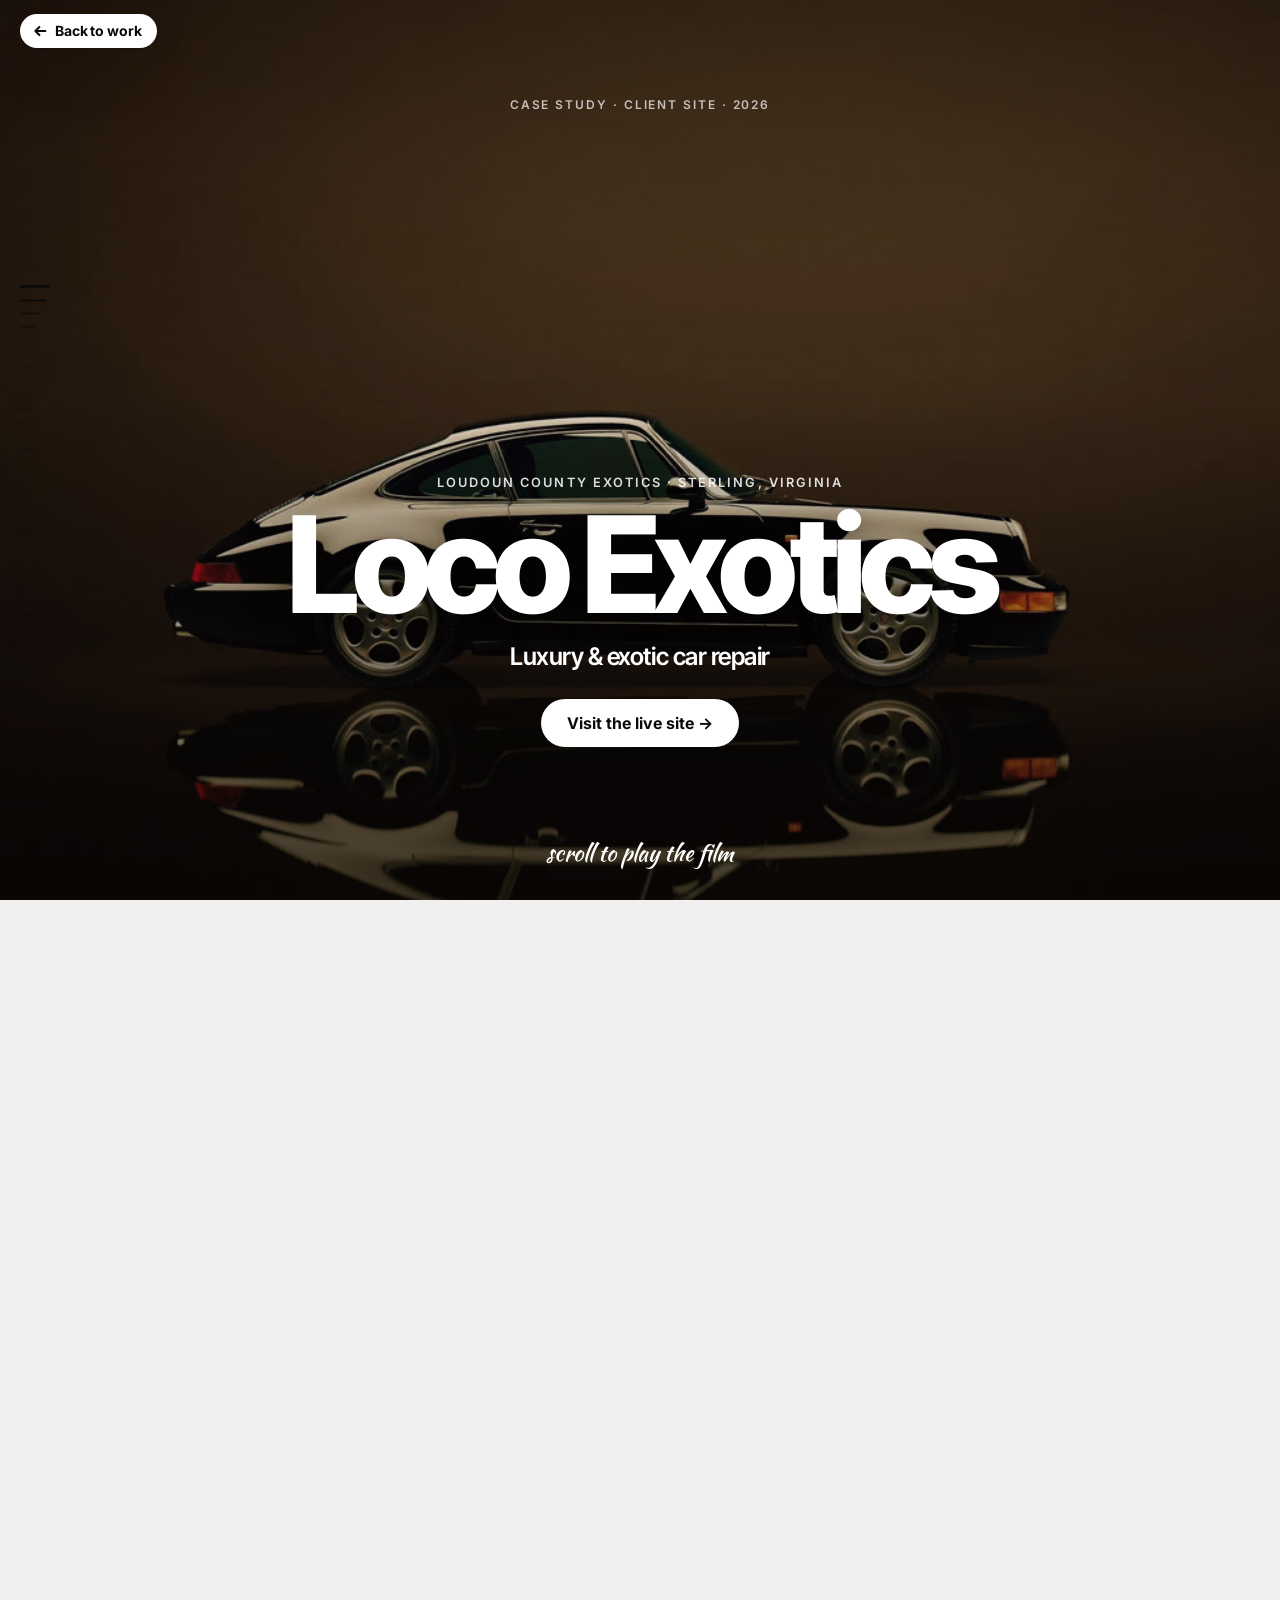
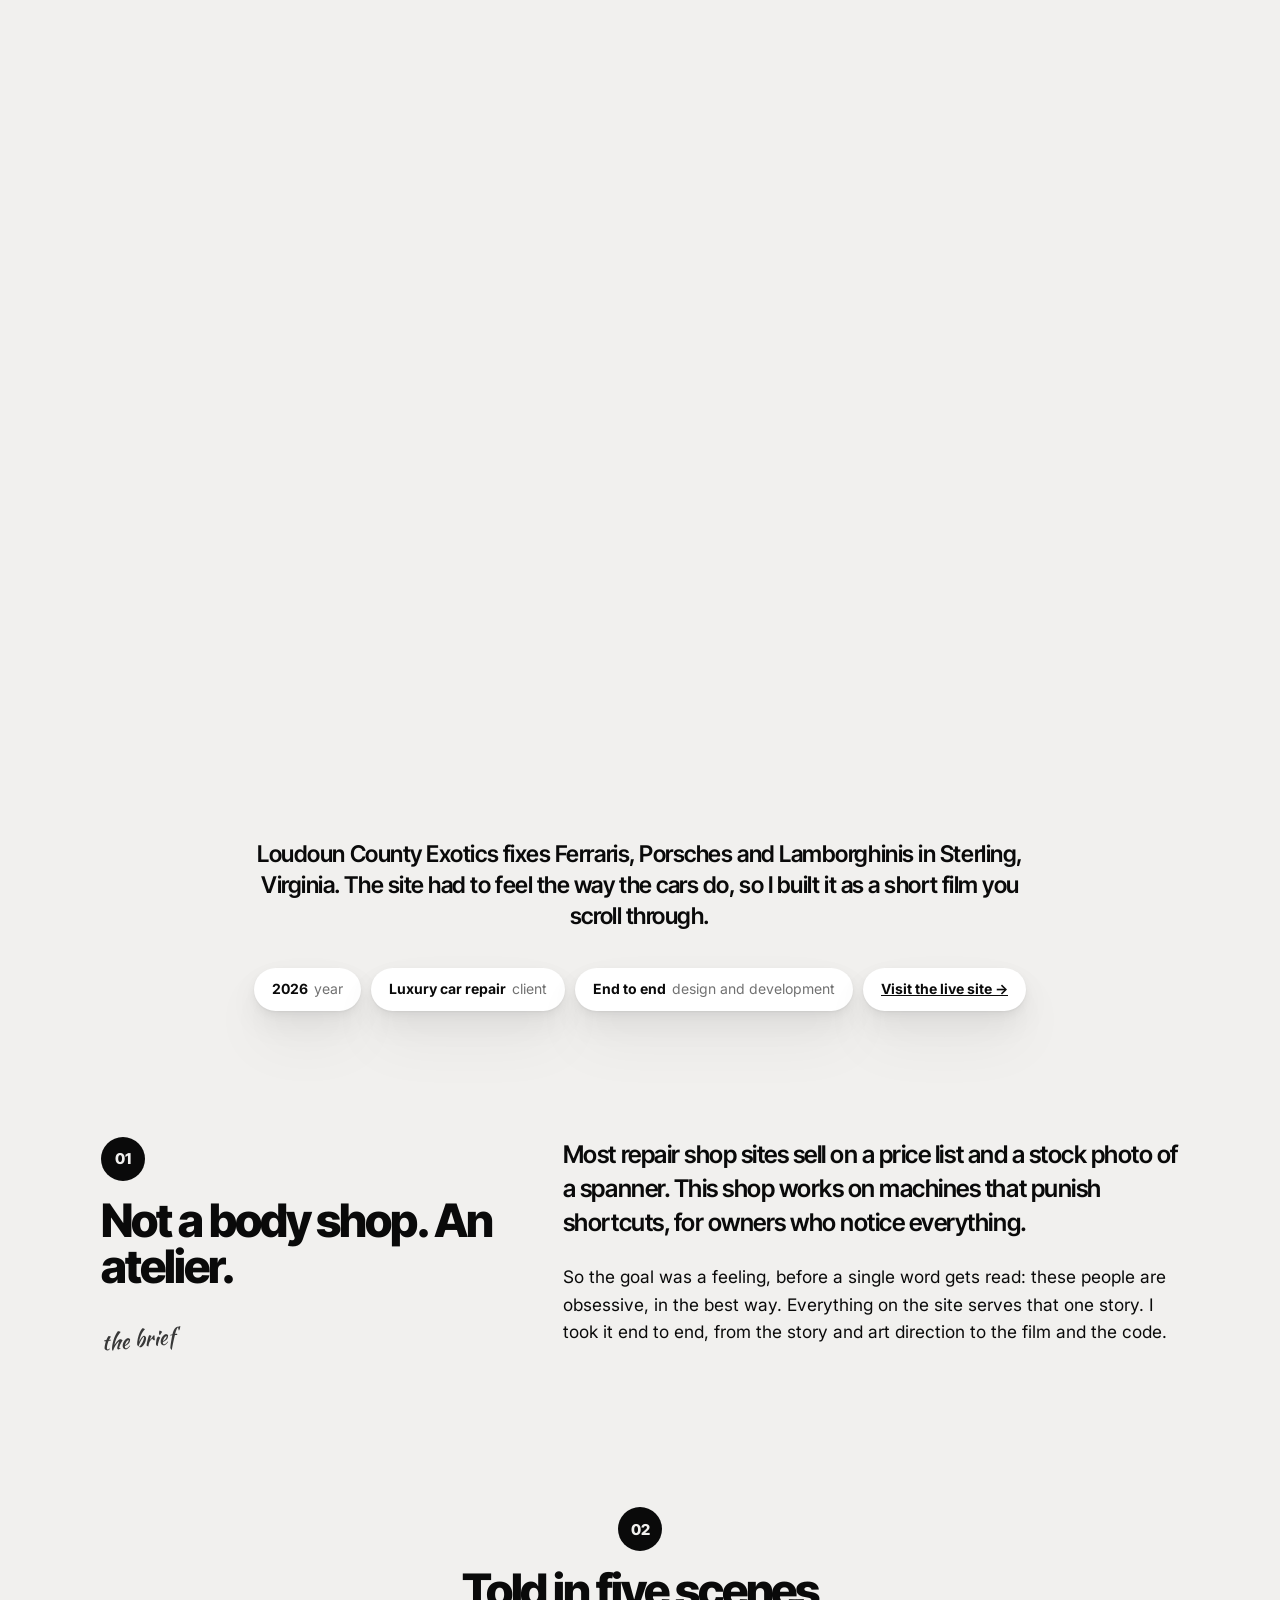
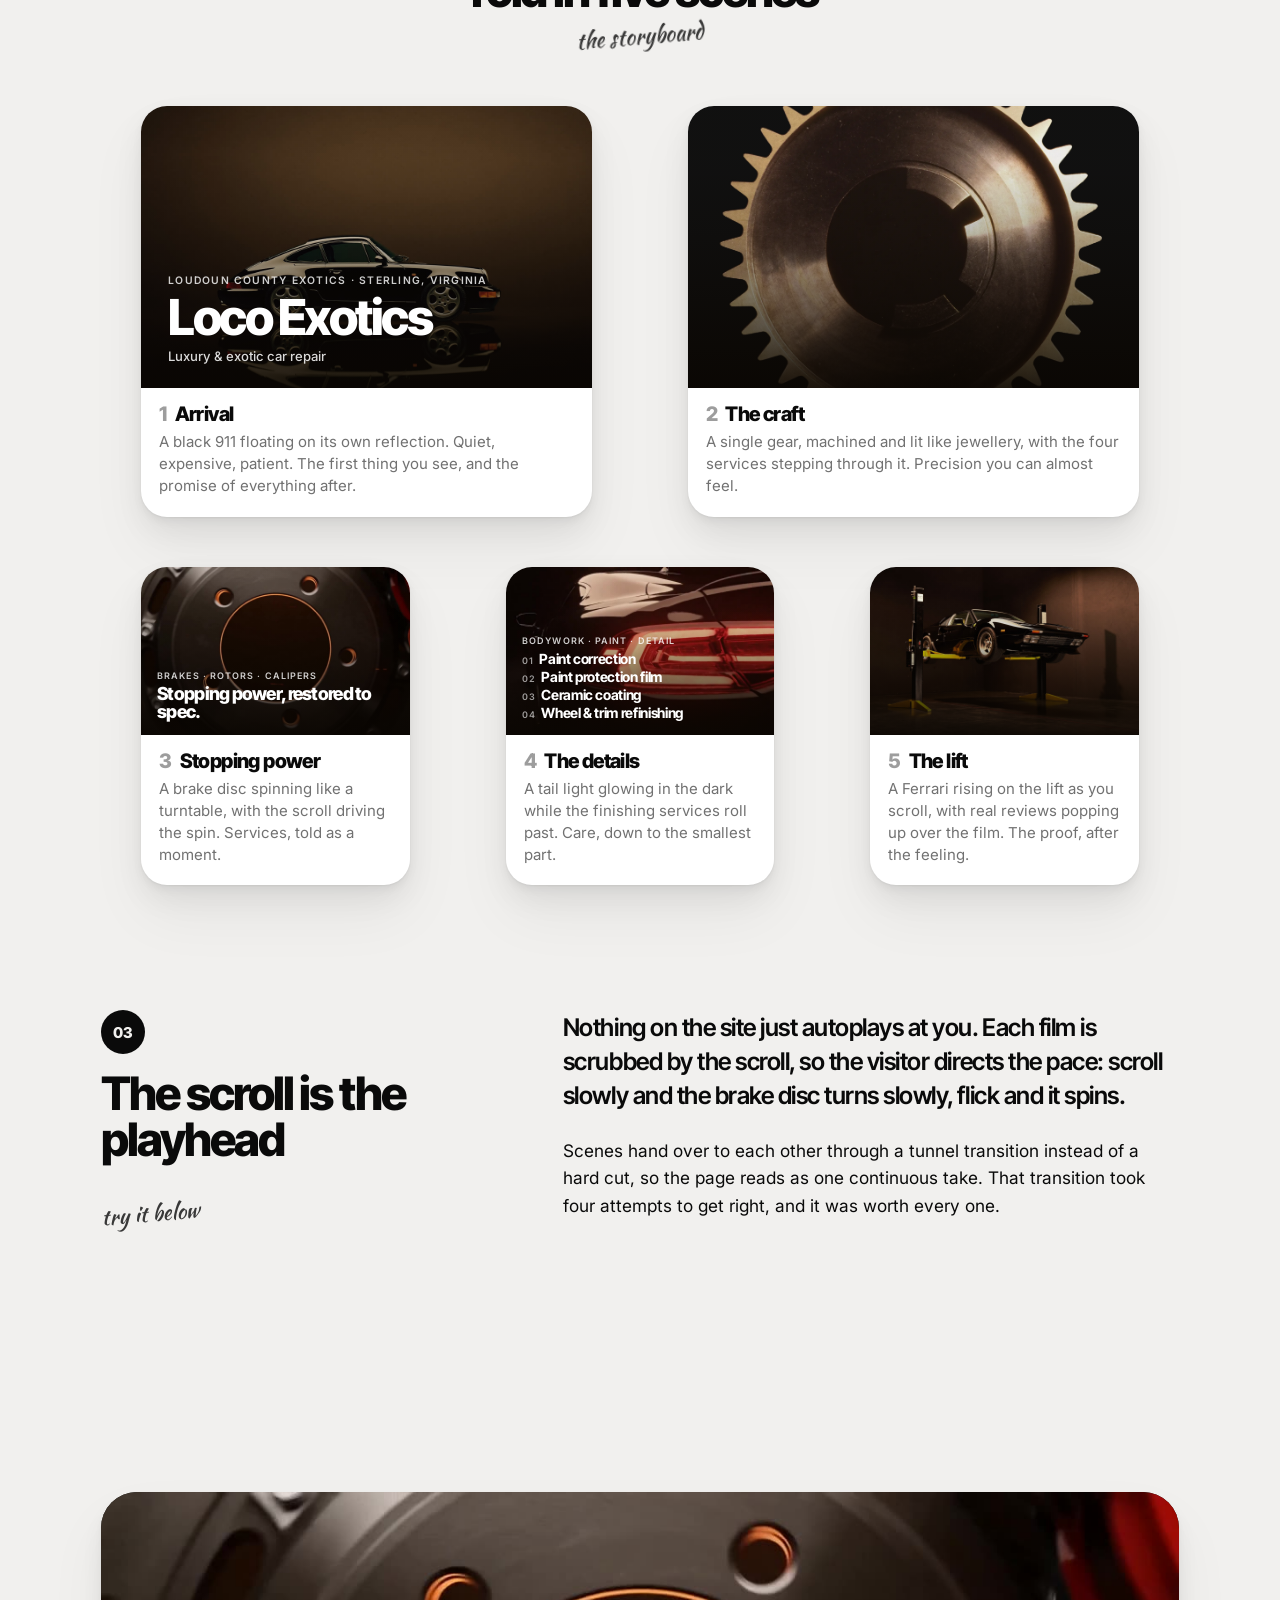
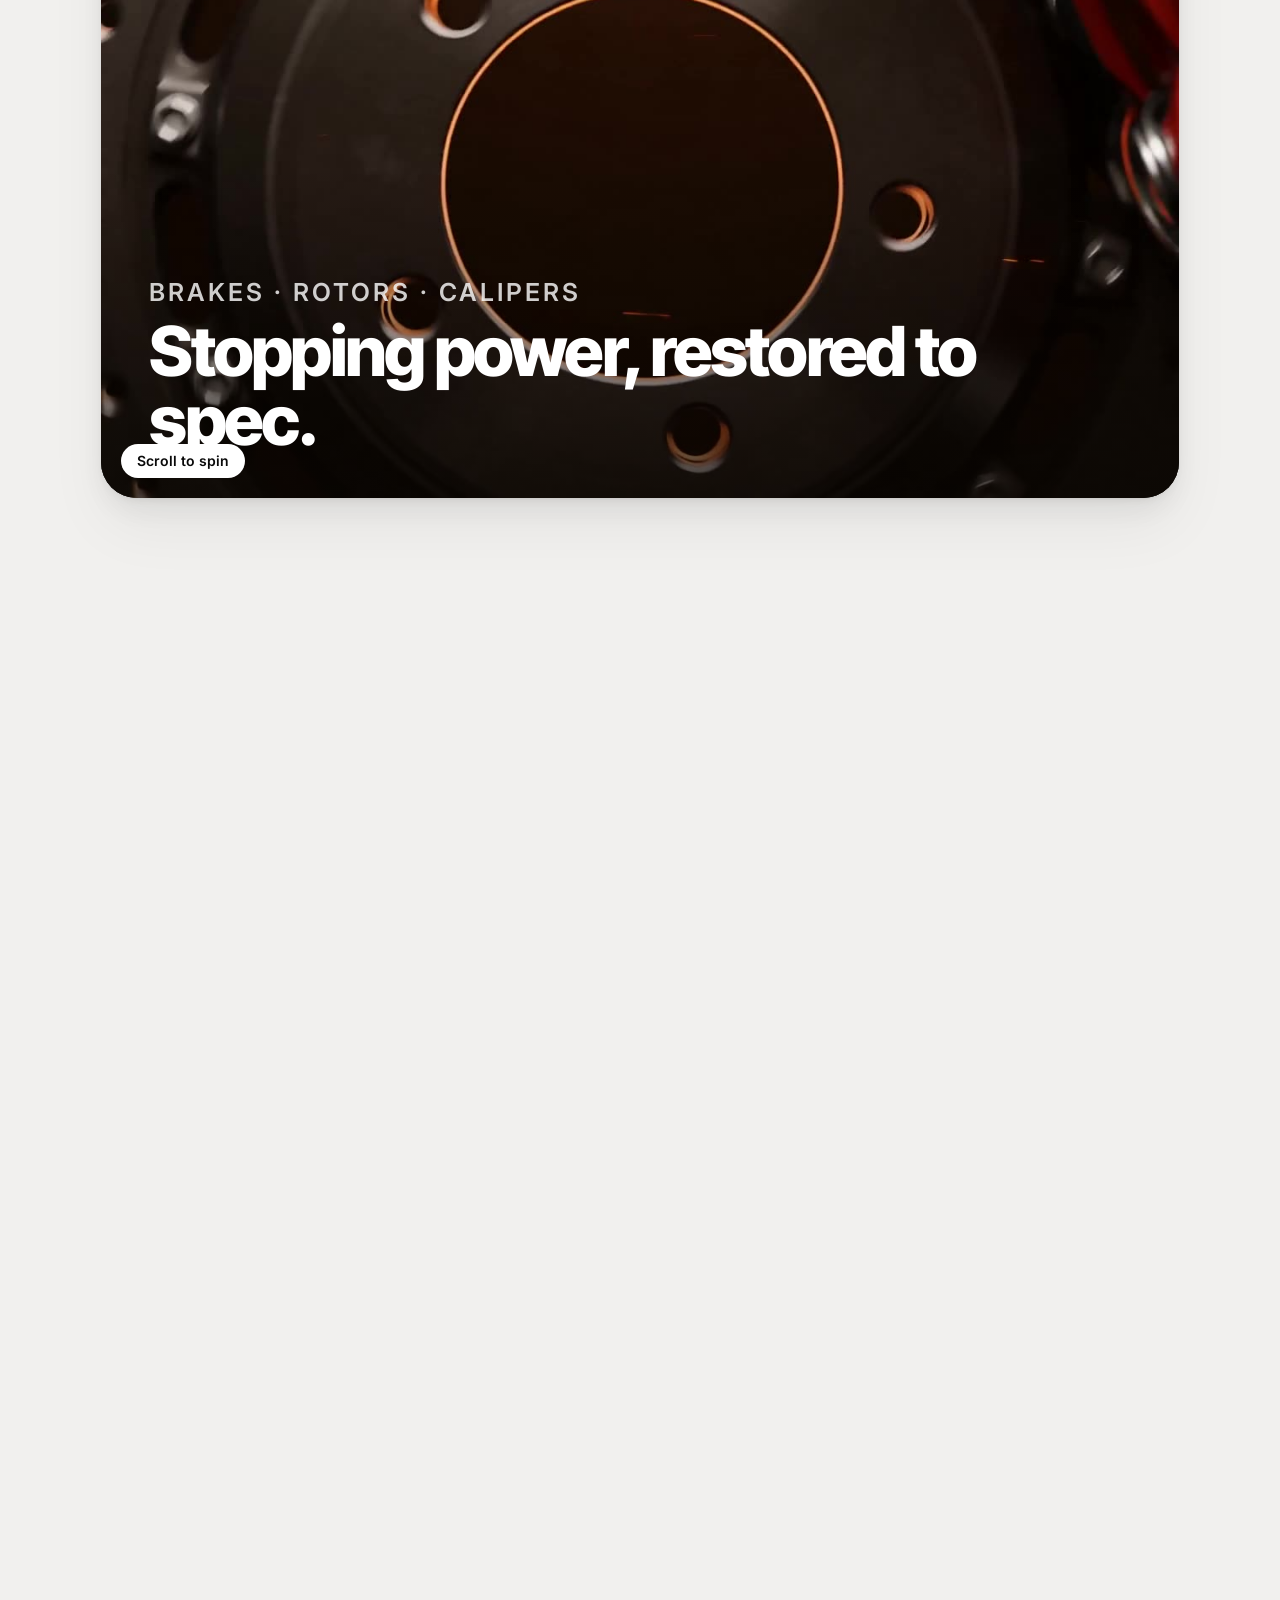
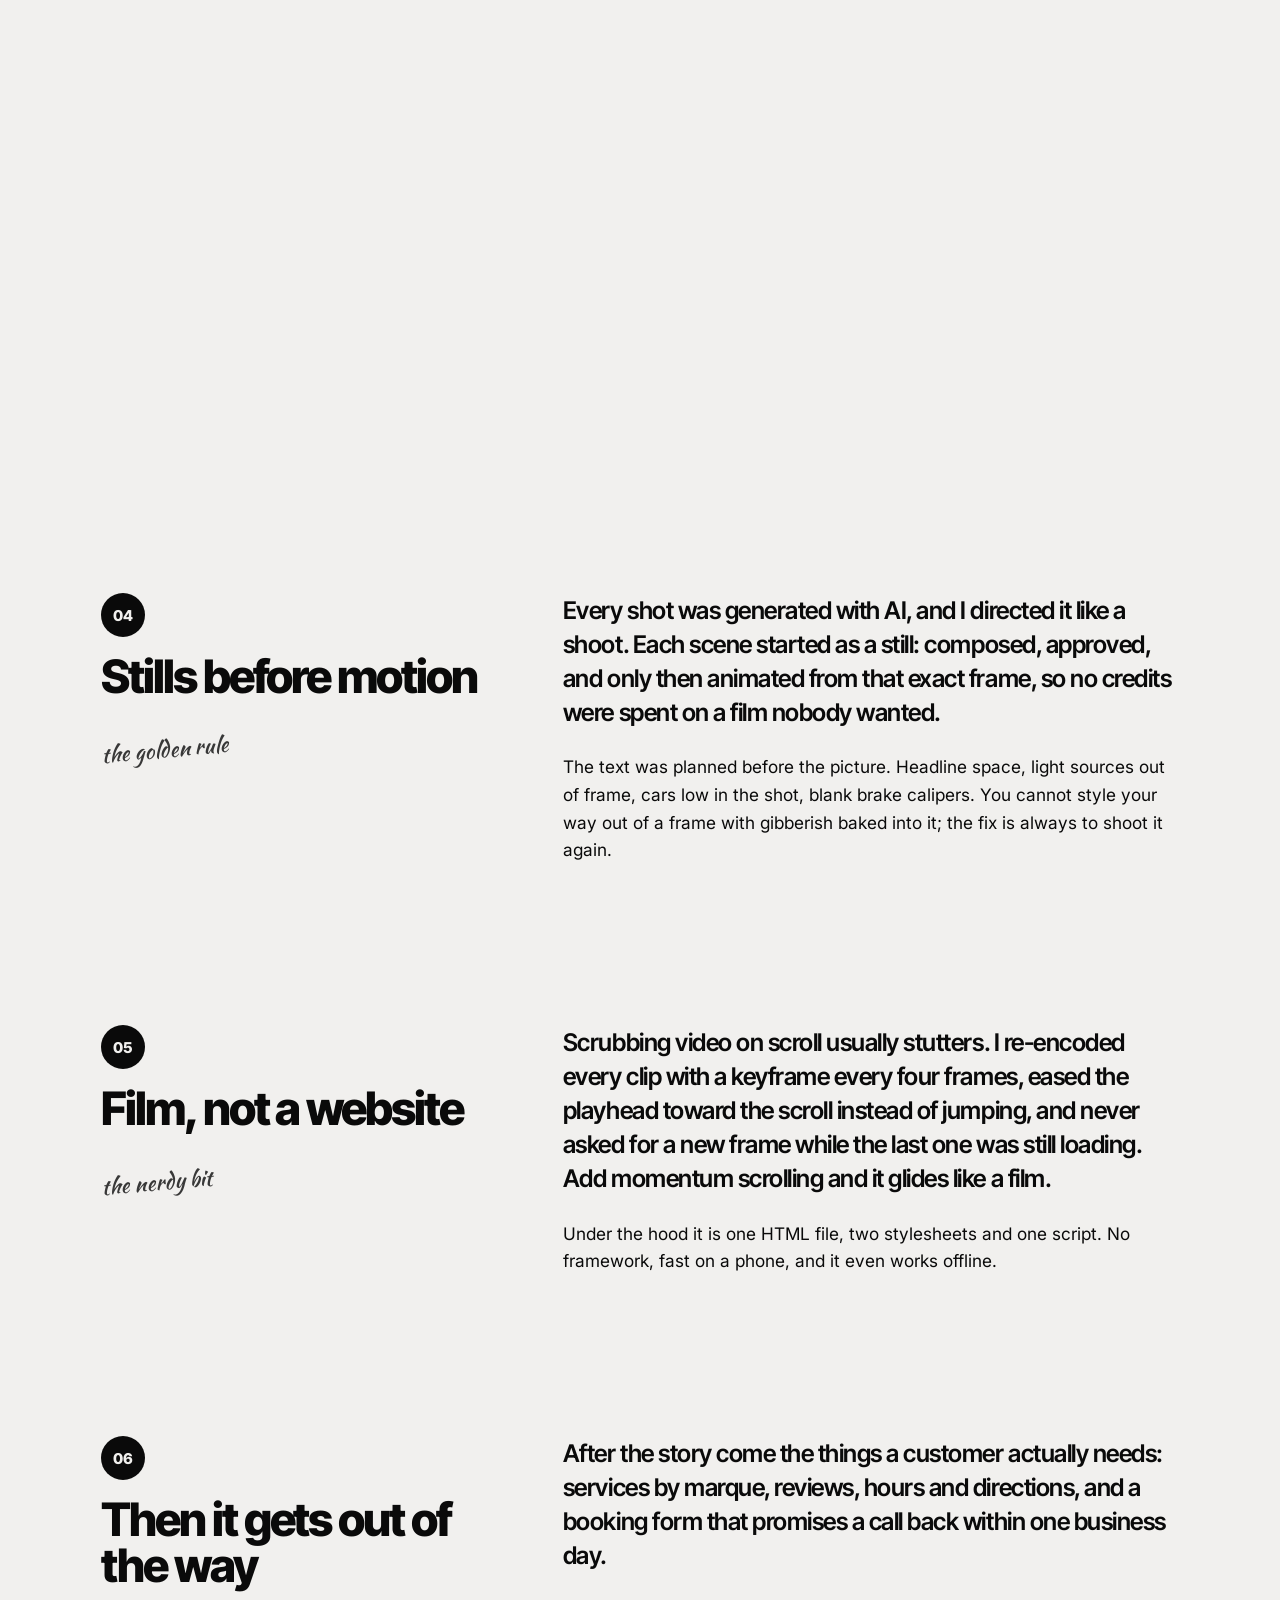
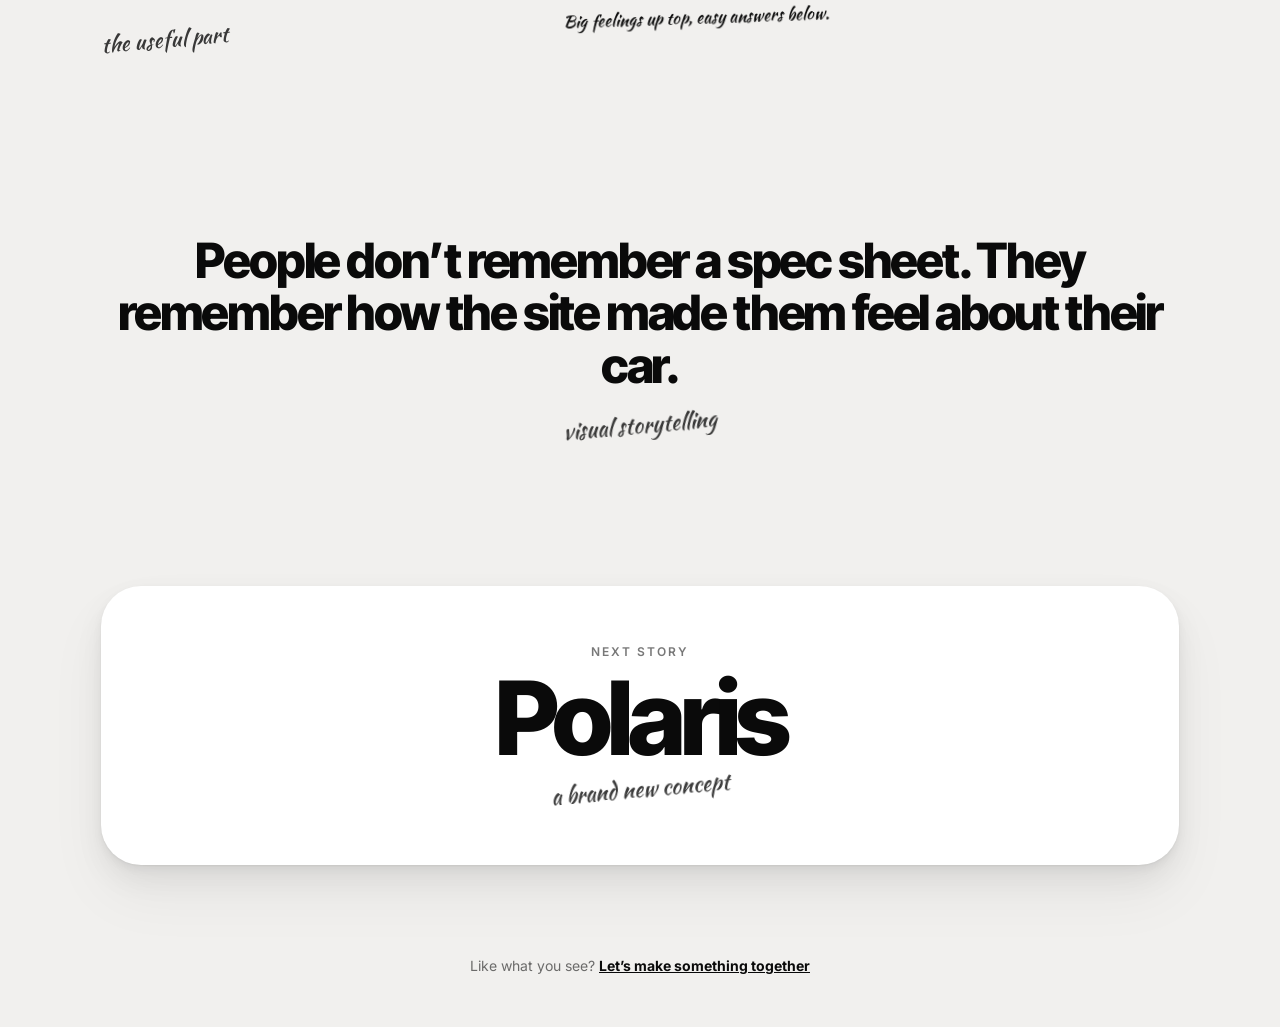
<file: work/loco.html>
<!DOCTYPE html>
<html lang="en">
<head>
<meta charset="utf-8">
<meta name="viewport" content="width=device-width, initial-scale=1">
<title>Loco Exotics &middot; Kemal Rahman</title>
<meta name="description" content="How Kemal Rahman built the Loco Exotics site as a scroll-driven film.">
<link rel="icon" href="../media/favicon-32.png" type="image/png" sizes="32x32">
<link rel="icon" href="../favicon.ico" sizes="any">
<link rel="apple-touch-icon" href="../media/favicon-180.png">
<link rel="preconnect" href="https://fonts.googleapis.com">
<link rel="preconnect" href="https://fonts.gstatic.com" crossorigin>
<link href="https://fonts.googleapis.com/css2?family=Inter:wght@400;500;600;700;800&family=Inter+Tight:wght@600;700;800&family=Kaushan+Script&display=swap" rel="stylesheet">
<link rel="stylesheet" href="case.css">
</head>
<body>
<nav class="topnav" id="topnav" aria-label="Sections">
  <button class="tn-face" id="tnFace" type="button" aria-expanded="false" aria-label="Back to the studio"><img alt="" src="../media/face.webp"></button>
  <span class="tn-tip" aria-hidden="true">home</span>
  <div class="tn-drop" id="tnDrop">
    <a href="../index.html">home</a>
    <a href="../index.html#about">about</a>
    <a href="../index.html#experience">experience</a>
    <a href="../index.html#cases">work</a>
    <a href="../index.html#contact">contact</a>
  </div>
</nav>
<header class="scrub scrub-hero" id="top">
  <div class="scrub-stage">
    <div class="hero-film">
      <video muted playsinline preload="none" poster="../media/loco/hero-poster.jpg" src="../media/loco/hero.mp4" data-portrait="../media/loco/hero-portrait.mp4" data-portrait-poster="../media/loco/hero-portrait-poster.jpg" aria-hidden="true"></video>
      <div class="hl">
        <p class="hl-tag">Loudoun County Exotics &middot; Sterling, Virginia</p>
        <h1 class="hl-name">Loco Exotics</h1>
        <p class="hl-sub">Luxury &amp; exotic car repair</p>
        <a class="hl-cta" href="https://kemalrahmandesign.github.io/Loco-exotic/">Visit the live site <span aria-hidden="true">&rarr;</span></a>
      </div>
      <p class="hl-case">Case study &middot; client site &middot; 2026</p>
      <p class="hl-cue" aria-hidden="true">scroll to play the film</p>
    </div>
  </div>
</header>
<main class="wrap">
  <section class="hero-c intro">
    <p class="deck">Loudoun County Exotics fixes Ferraris, Porsches and Lamborghinis in Sterling, Virginia. The site had to feel the way the cars do, so I built it as a short film you scroll through.</p>
    <ul class="meta"><li><b>2026</b><span>year</span></li><li><b>Luxury car repair</b><span>client</span></li><li><b>End to end</b><span>design and development</span></li><li><a href="https://kemalrahmandesign.github.io/Loco-exotic/">Visit the live site &rarr;</a></li></ul>
  </section>
  <section class="blk rise">
    <div class="blk-head"><span class="num">01</span><h2>Not a body shop. An atelier.</h2><br><span class="note">the brief</span></div>
    <div class="blk-body"><p>Most repair shop sites sell on a price list and a stock photo of a spanner. This shop works on machines that punish shortcuts, for owners who notice everything.</p><p>So the goal was a feeling, before a single word gets read: these people are obsessive, in the best way. Everything on the site serves that one story. I took it end to end, from the story and art direction to the film and the code.</p></div>
  </section>
  <section class="rise" style="padding:clamp(40px,8vh,90px) 0 0">
    <div style="text-align:center"><span class="num">02</span><h2 style="margin:0;font:800 clamp(30px,3.6vw,54px)/1 var(--display);letter-spacing:-.045em">Told in five scenes</h2><span class="note">the storyboard</span></div>
    <div class="board"><figure class="frame"><div class="fm"><video muted loop playsinline preload="none" data-auto poster="../media/loco/hero-poster.jpg" src="../media/loco/hero.mp4"></video><div class="ov"><span class="lb">Loudoun County Exotics &middot; Sterling, Virginia</span><span class="hd hd-xl">Loco Exotics</span><span class="sb">Luxury &amp; exotic car repair</span></div></div><figcaption><b><i>1</i>Arrival</b><span>A black 911 floating on its own reflection. Quiet, expensive, patient. The first thing you see, and the promise of everything after.</span></figcaption></figure><figure class="frame"><div class="fm"><img loading="lazy" alt="" src="../media/loco/gear.webp"><div class="ov"><div class="beats" style="--n:4"><div class="beat b4" style="--i:0"><span class="lb">01</span><span class="hd">German car repair</span><span class="sb">BMW &middot; Mercedes-Benz &middot; Porsche</span></div><div class="beat b4" style="--i:1"><span class="lb">02</span><span class="hd">Italian car repair</span><span class="sb">Ferrari &middot; Lamborghini &middot; Maserati &middot; Alfa Romeo</span></div><div class="beat b4" style="--i:2"><span class="lb">03</span><span class="hd">Luxury &amp; exotic service</span><span class="sb">Bentley &middot; Aston Martin &middot; McLaren &amp; more</span></div><div class="beat b4" style="--i:3"><span class="lb">04</span><span class="hd">Diagnostics &amp; maintenance</span><span class="sb">Factory-level equipment, honest counsel</span></div></div></div></div><figcaption><b><i>2</i>The craft</b><span>A single gear, machined and lit like jewellery, with the four services stepping through it. Precision you can almost feel.</span></figcaption></figure><figure class="frame"><div class="fm"><video muted loop playsinline preload="none" data-auto poster="../media/loco/brake-poster.jpg" src="../media/loco/brake.mp4"></video><div class="ov"><span class="lb">Brakes &middot; Rotors &middot; Calipers</span><span class="hd">Stopping power, restored to spec.</span></div></div><figcaption><b><i>3</i>Stopping power</b><span>A brake disc spinning like a turntable, with the scroll driving the spin. Services, told as a moment.</span></figcaption></figure><figure class="frame"><div class="fm"><video muted loop playsinline preload="none" data-auto poster="../media/loco/tail-poster.jpg" src="../media/loco/tail.mp4"></video><div class="ov"><span class="lb">Bodywork &middot; Paint &middot; Detail</span><ol class="rows"><li><i>01</i>Paint correction</li><li><i>02</i>Paint protection film</li><li><i>03</i>Ceramic coating</li><li><i>04</i>Wheel &amp; trim refinishing</li></ol></div></div><figcaption><b><i>4</i>The details</b><span>A tail light glowing in the dark while the finishing services roll past. Care, down to the smallest part.</span></figcaption></figure><figure class="frame"><div class="fm"><video muted loop playsinline preload="none" data-auto poster="../media/loco/lift-poster.jpg" src="../media/loco/lift.mp4"></video><div class="ov"><div class="beats" style="--n:3"><div class="beat b3" style="--i:0"><span class="lb">Reviews &middot; What people are saying about us.</span><span class="qt">&ldquo;The dealer quoted six weeks. LoCo did it in nine days and documented every torque value.&rdquo;</span><span class="sb">Dana R., Ferrari 488 GTB &middot; Major service</span></div><div class="beat b3" style="--i:1"><span class="lb">Reviews &middot; What people are saying about us.</span><span class="qt">&ldquo;The panel gaps are tighter than when it left Stuttgart. Obsessive in the best way.&rdquo;</span><span class="sb">Marcus T., Porsche 911 Turbo S &middot; PPF &amp; paint correction</span></div><div class="beat b3" style="--i:2"><span class="lb">Reviews &middot; What people are saying about us.</span><span class="qt">&ldquo;They found what two other shops missed. My only shop from now on.&rdquo;</span><span class="sb">Victor A., Lamborghini Hurac&aacute;n &middot; Clutch &amp; diagnostics</span></div></div></div></div><figcaption><b><i>5</i>The lift</b><span>A Ferrari rising on the lift as you scroll, with real reviews popping up over the film. The proof, after the feeling.</span></figcaption></figure></div>
  </section>
  <section class="blk rise">
    <div class="blk-head"><span class="num">03</span><h2>The scroll is the playhead</h2><br><span class="note">try it below</span></div>
    <div class="blk-body"><p>Nothing on the site just autoplays at you. Each film is scrubbed by the scroll, so the visitor directs the pace: scroll slowly and the brake disc turns slowly, flick and it spins.</p><p>Scenes hand over to each other through a tunnel transition instead of a hard cut, so the page reads as one continuous take. That transition took four attempts to get right, and it was worth every one.</p></div>
  </section>
  <section class="scrub">
    <div class="scrub-stage"><div class="scrub-card"><video muted playsinline preload="none" poster="../media/loco/brake-poster.jpg" src="../media/loco/brake.mp4"></video>
      <div class="ov"><span class="lb">Brakes &middot; Rotors &middot; Calipers</span><span class="hd">Stopping power, restored to spec.</span></div>
      <span class="scrub-tag">Scroll to spin</span><i class="scrub-bar"></i></div></div>
  </section>
  <section class="blk rise">
    <div class="blk-head"><span class="num">04</span><h2>Stills before motion</h2><br><span class="note">the golden rule</span></div>
    <div class="blk-body"><p>Every shot was generated with AI, and I directed it like a shoot. Each scene started as a still: composed, approved, and only then animated from that exact frame, so no credits were spent on a film nobody wanted.</p><p>The text was planned before the picture. Headline space, light sources out of frame, cars low in the shot, blank brake calipers. You cannot style your way out of a frame with gibberish baked into it; the fix is always to shoot it again.</p></div>
  </section>
  <section class="blk rise">
    <div class="blk-head"><span class="num">05</span><h2>Film, not a website</h2><br><span class="note">the nerdy bit</span></div>
    <div class="blk-body"><p>Scrubbing video on scroll usually stutters. I re-encoded every clip with a keyframe every four frames, eased the playhead toward the scroll instead of jumping, and never asked for a new frame while the last one was still loading. Add momentum scrolling and it glides like a film.</p><p>Under the hood it is one HTML file, two stylesheets and one script. No framework, fast on a phone, and it even works offline.</p></div>
  </section>
  <section class="blk rise">
    <div class="blk-head"><span class="num">06</span><h2>Then it gets out of the way</h2><br><span class="note">the useful part</span></div>
    <div class="blk-body"><p>After the story come the things a customer actually needs: services by marque, reviews, hours and directions, and a booking form that promises a call back within one business day.</p><p class="pull">Big feelings up top, easy answers below.</p></div>
  </section>
  <section class="reflect rise"><q>People don&rsquo;t remember a spec sheet. They remember how the site made them feel about their car.</q><span class="note">visual storytelling</span></section>
  <a class="next rise" href="polaris.html"><small>Next story</small><b>Polaris</b><span class="note">a brand new concept</span></a>

</main>
<div id="wall" aria-hidden="true"></div>
<footer class="foot">Like what you see? <a href="../index.html#contact">Let&rsquo;s make something together</a></footer>
<script src="../vendor/gsap.min.js"></script>
<script src="sidenav.js"></script>
<script src="case.js"></script>
</body>
</html>
</file>
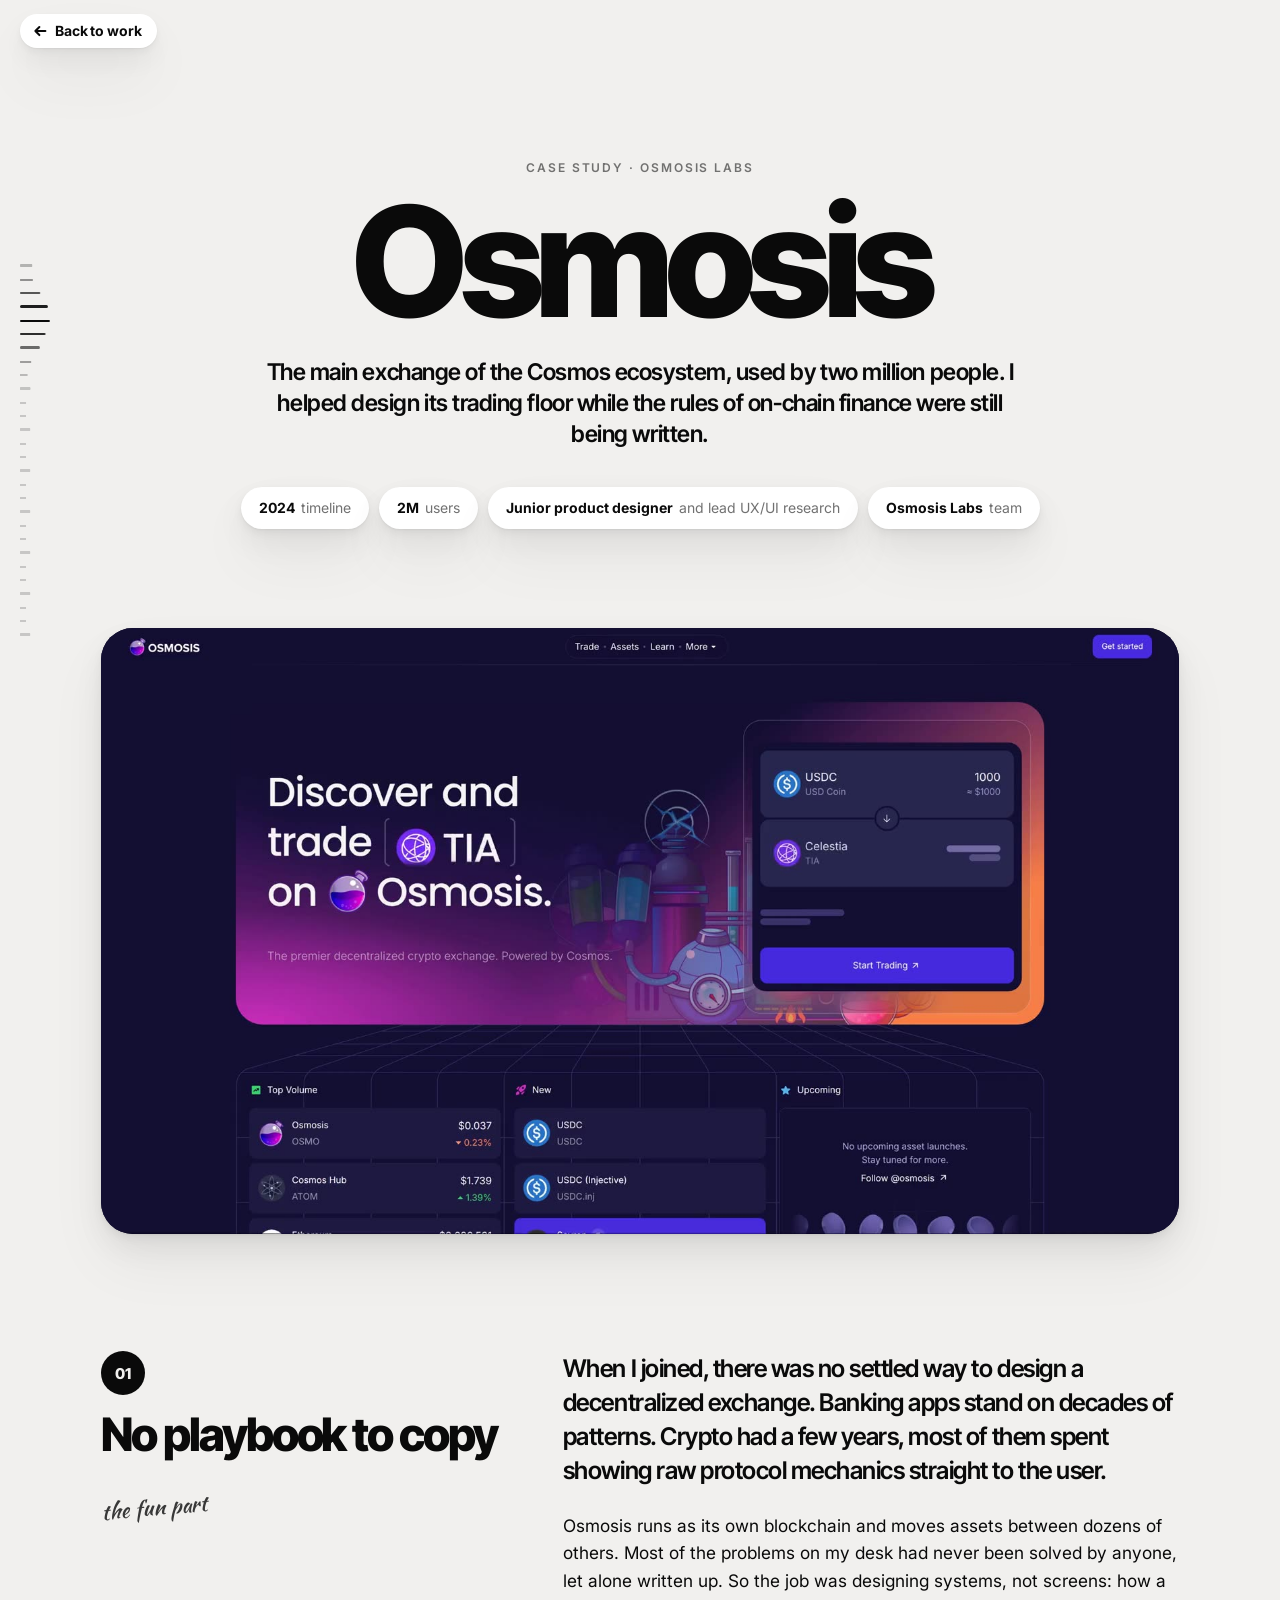
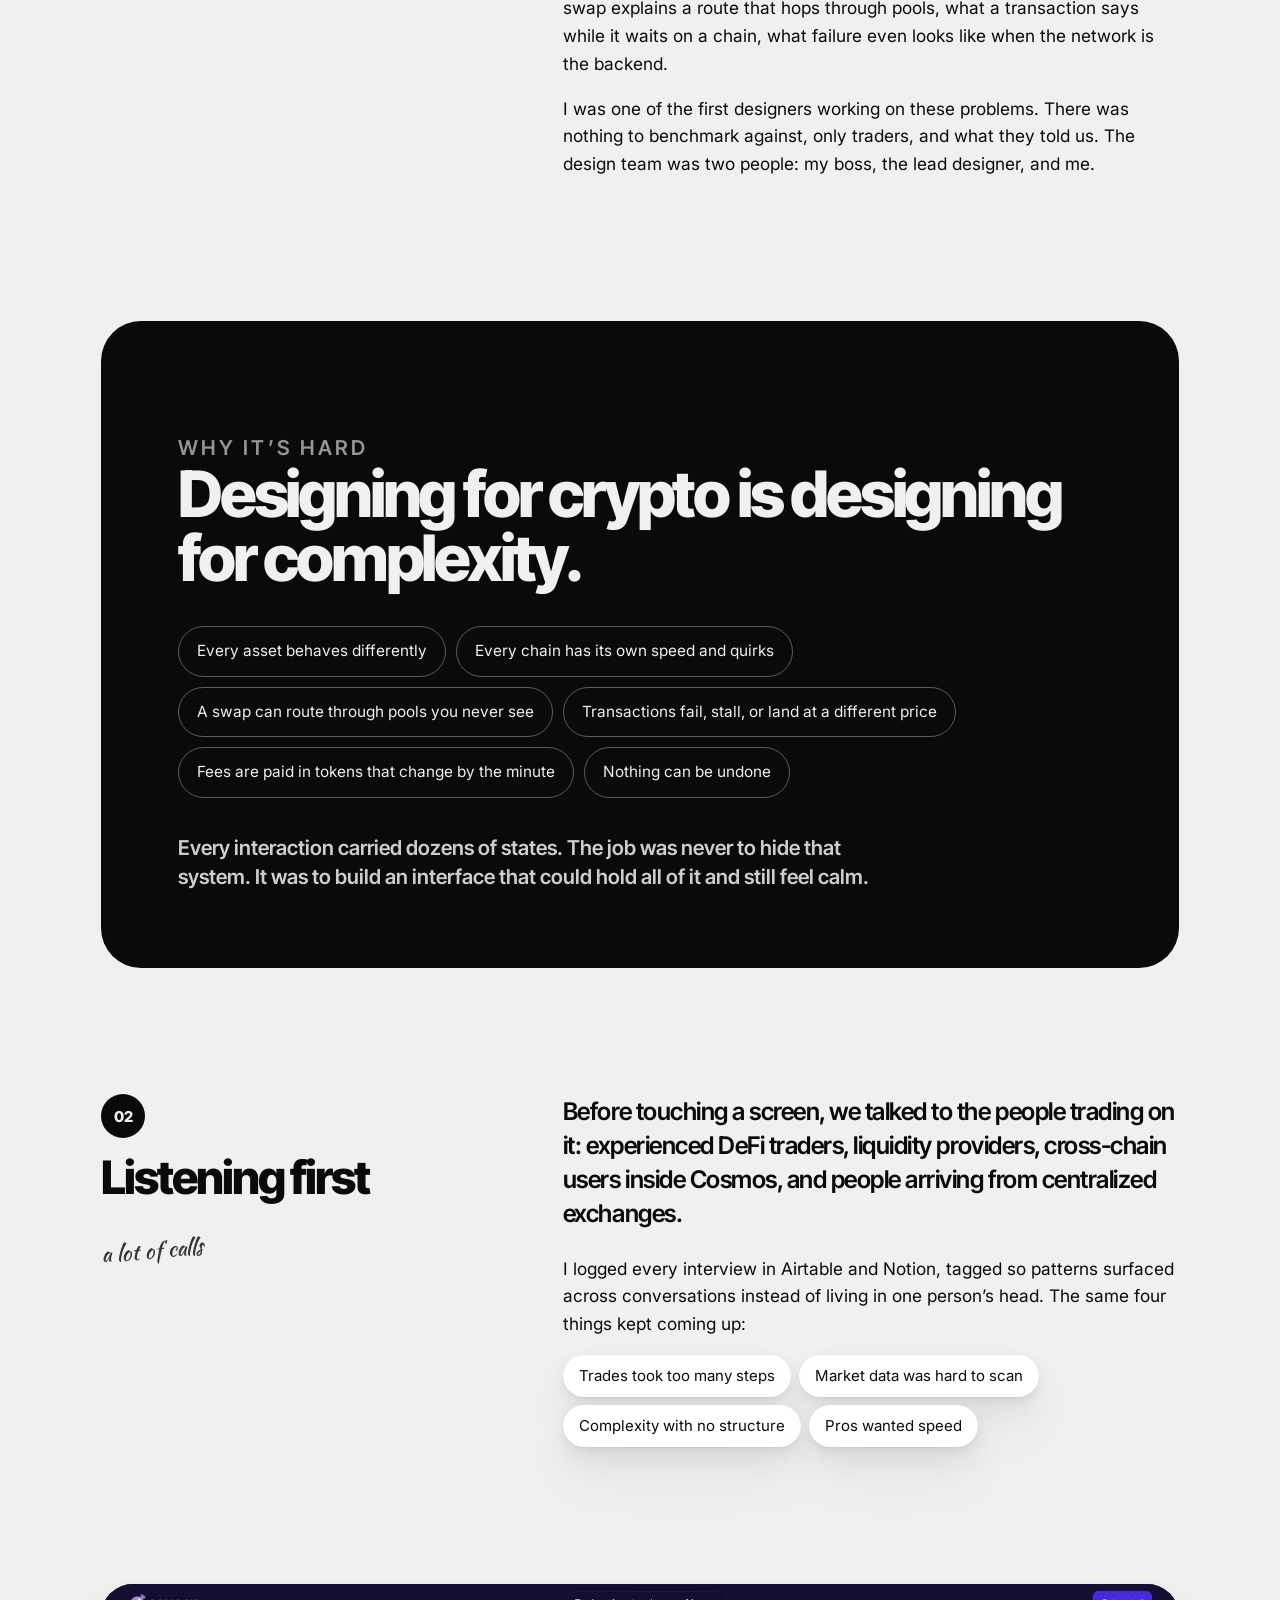
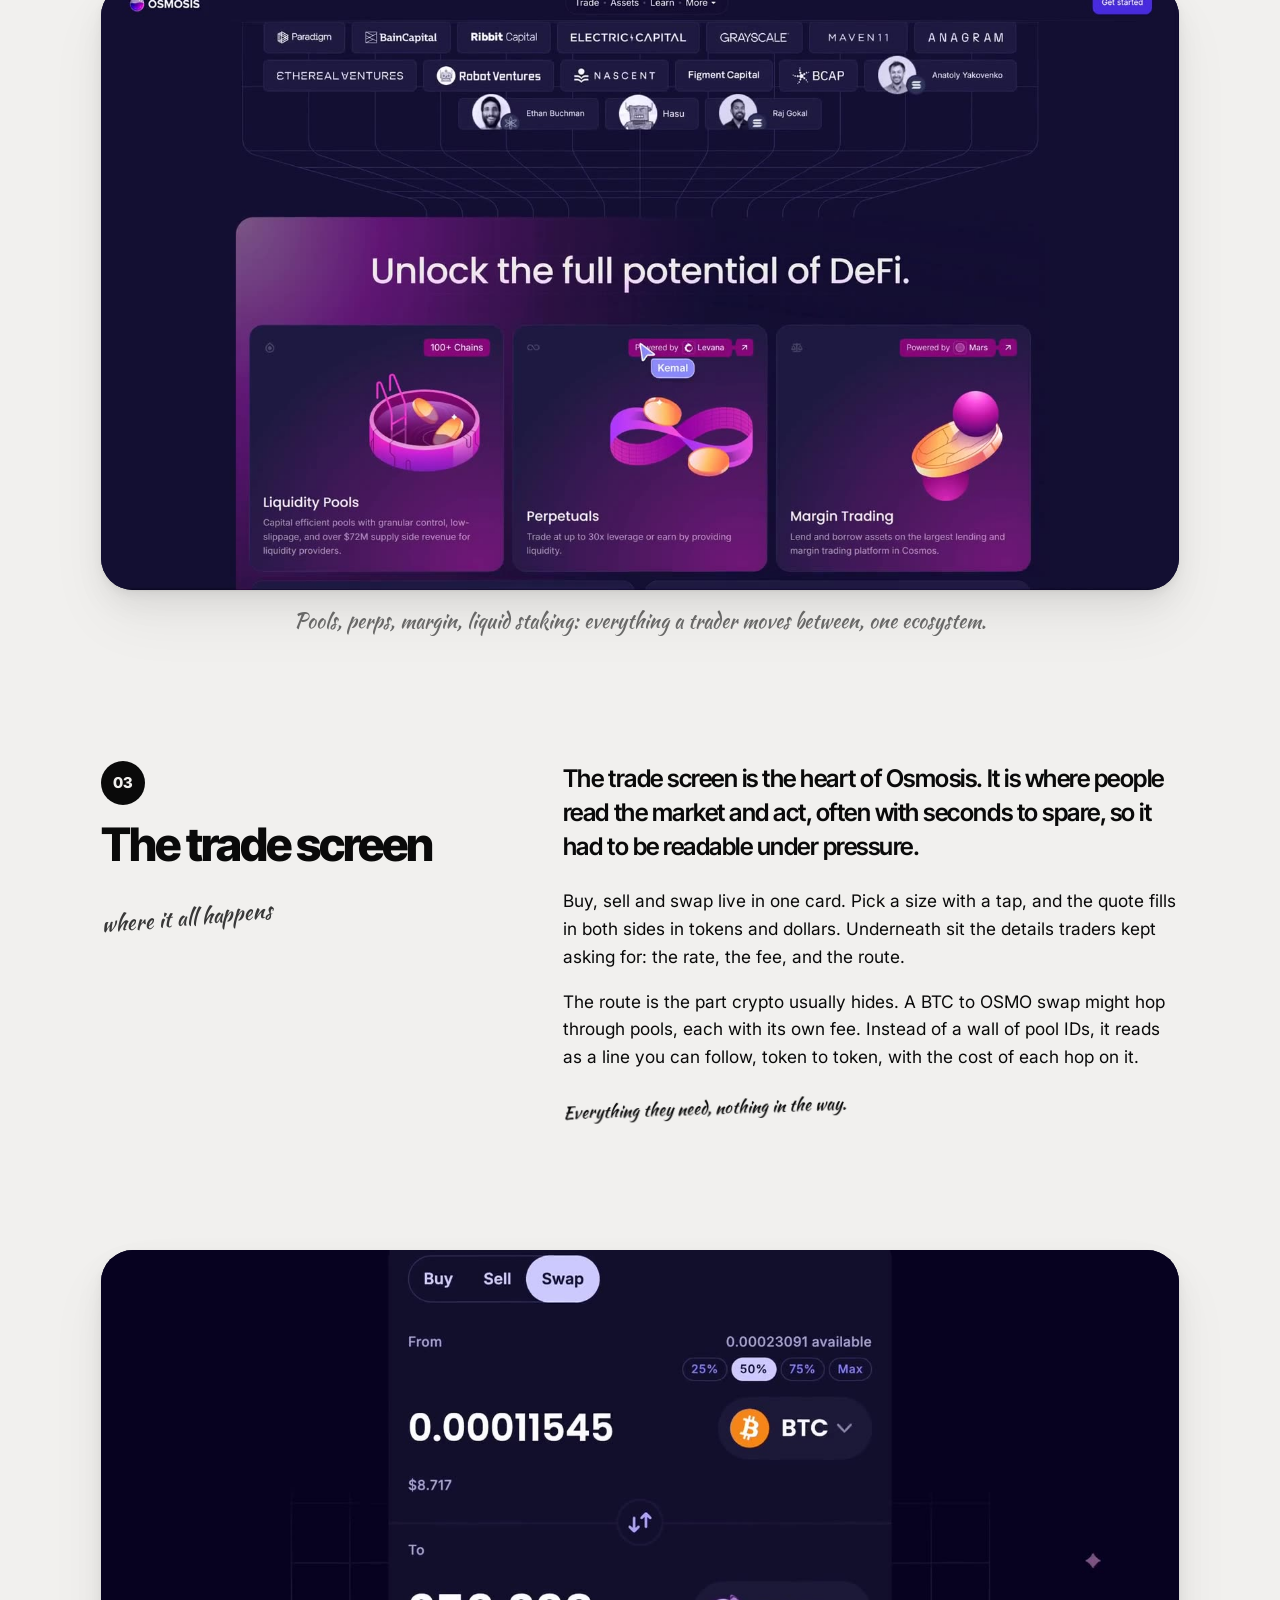
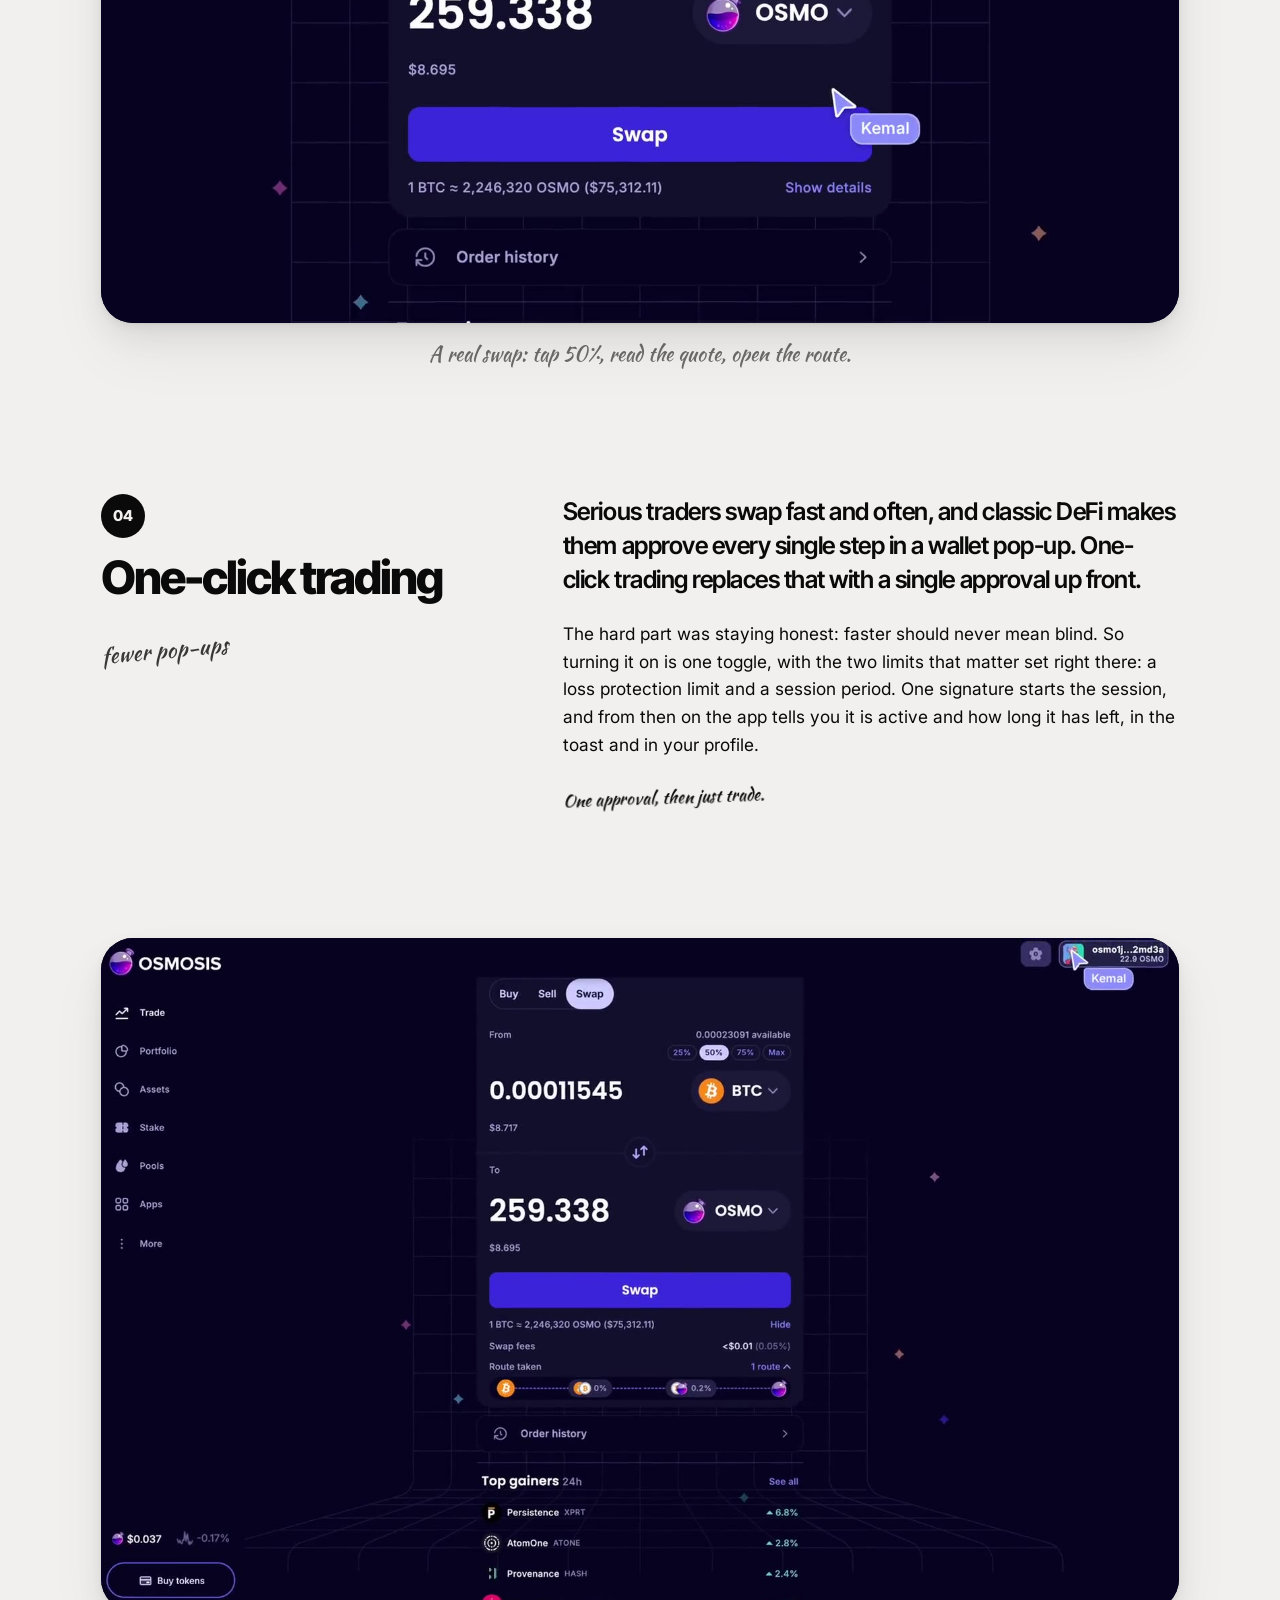
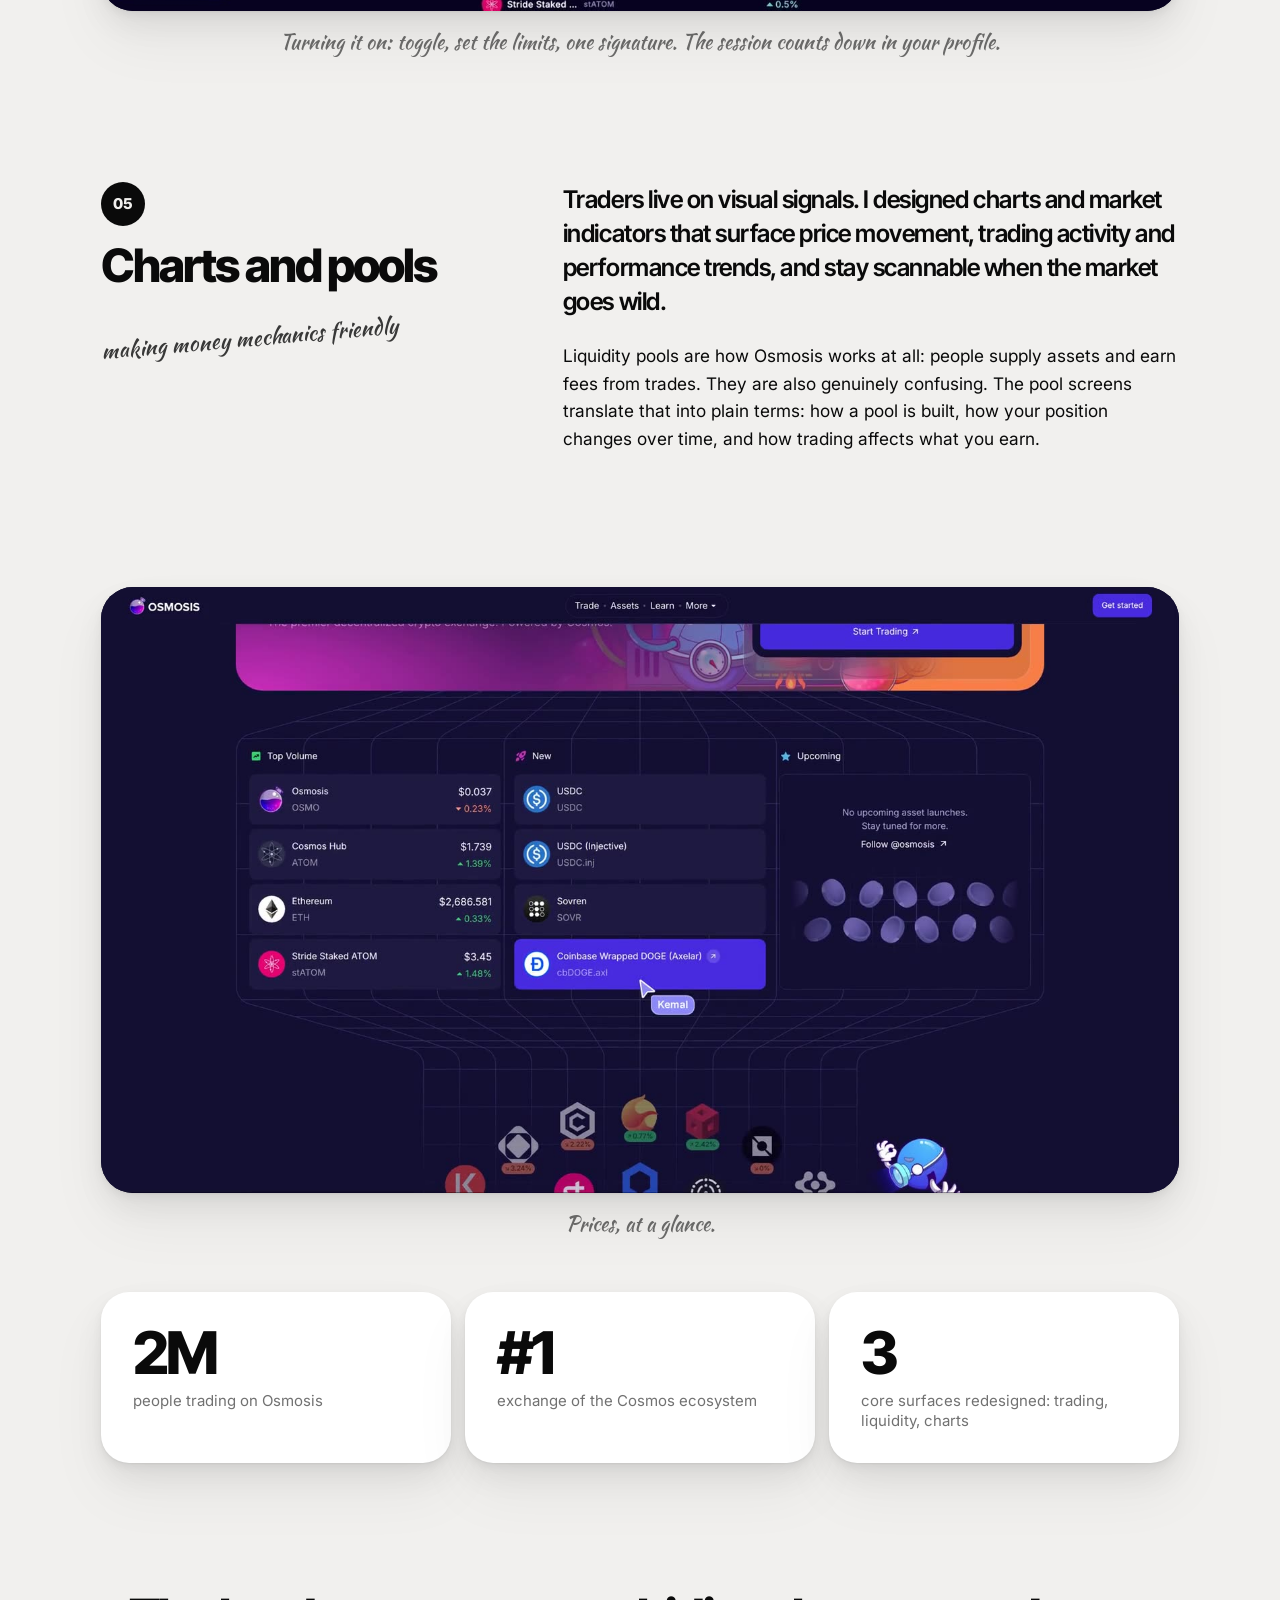
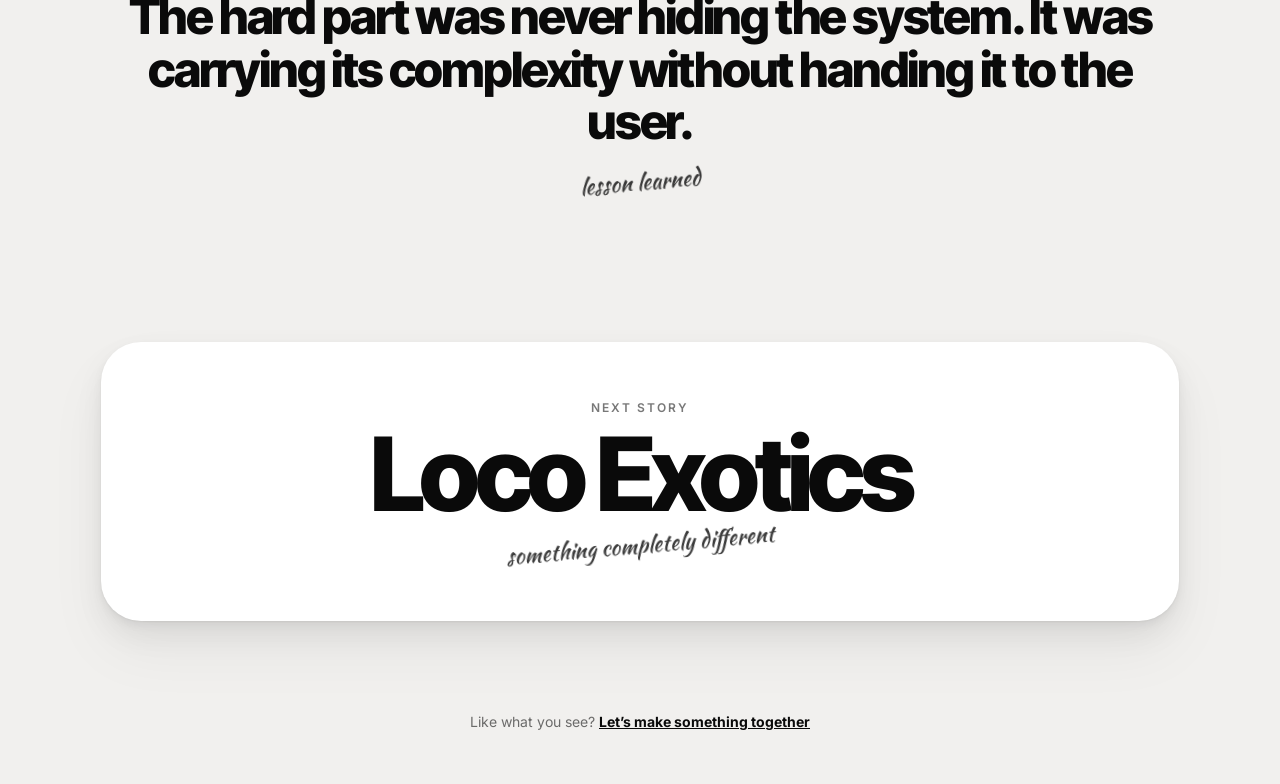
<file: work/osmosis.html>
<!DOCTYPE html>
<html lang="en">
<head>
<meta charset="utf-8">
<meta name="viewport" content="width=device-width, initial-scale=1">
<title>Osmosis &middot; Kemal Rahman</title>
<meta name="description" content="How Kemal Rahman designed trading on Osmosis, the main exchange of the Cosmos ecosystem.">
<link rel="icon" href="../media/favicon-32.png" type="image/png" sizes="32x32">
<link rel="icon" href="../favicon.ico" sizes="any">
<link rel="apple-touch-icon" href="../media/favicon-180.png">
<link rel="preconnect" href="https://fonts.googleapis.com">
<link rel="preconnect" href="https://fonts.gstatic.com" crossorigin>
<link href="https://fonts.googleapis.com/css2?family=Inter:wght@400;500;600;700;800&family=Inter+Tight:wght@600;700;800&family=Kaushan+Script&display=swap" rel="stylesheet">
<link rel="stylesheet" href="case.css">
</head>
<body>
<nav class="topnav" id="topnav" aria-label="Sections">
  <button class="tn-face" id="tnFace" type="button" aria-expanded="false" aria-label="Back to the studio"><img alt="" src="../media/face.webp"></button>
  <span class="tn-tip" aria-hidden="true">home</span>
  <div class="tn-drop" id="tnDrop">
    <a href="../index.html">home</a>
    <a href="../index.html#about">about</a>
    <a href="../index.html#experience">experience</a>
    <a href="../index.html#cases">work</a>
    <a href="../index.html#contact">contact</a>
  </div>
</nav>
<main class="wrap">
  <section class="hero-c">
    <p class="kicker">Case study &middot; Osmosis Labs</p>
    <h1 class="big">Osmosis</h1>
    <p class="deck">The main exchange of the Cosmos ecosystem, used by two million people. I helped design its trading floor while the rules of on&#8209;chain finance were still being written.</p>
    <ul class="meta"><li><b>2024</b><span>timeline</span></li><li><b>2M</b><span>users</span></li><li><b>Junior product designer</b><span>and lead UX/UI research</span></li><li><b>Osmosis Labs</b><span>team</span></li></ul>
  </section>
  <figure class="shot cover dark"><video muted loop playsinline preload="auto" data-auto poster="../media/osmosis/web/cover.jpg" src="../media/osmosis/web/cover.mp4" aria-label="osmosis.zone: discover and trade any Cosmos asset, with the swap card alongside"></video></figure>
  <section class="blk rise">
    <div class="blk-head"><span class="num">01</span><h2>No playbook to copy</h2><br><span class="note">the fun part</span></div>
    <div class="blk-body"><p>When I joined, there was no settled way to design a decentralized exchange. Banking apps stand on decades of patterns. Crypto had a few years, most of them spent showing raw protocol mechanics straight to the user.</p><p>Osmosis runs as its own blockchain and moves assets between dozens of others. Most of the problems on my desk had never been solved by anyone, let alone written up. So the job was designing systems, not screens: how a swap explains a route that hops through pools, what a transaction says while it waits on a chain, what failure even looks like when the network is the backend.</p><p>I was one of the first designers working on these problems. There was nothing to benchmark against, only traders, and what they told us. The design team was two people: my boss, the lead designer, and me.</p></div>
  </section>
  <section class="hard rise">
    <p class="kicker">Why it&rsquo;s hard</p>
    <h2>Designing for crypto is designing for complexity.</h2>
    <ul><li>Every asset behaves differently</li><li>Every chain has its own speed and quirks</li><li>A swap can route through pools you never see</li><li>Transactions fail, stall, or land at a different price</li><li>Fees are paid in tokens that change by the minute</li><li>Nothing can be undone</li></ul>
    <p>Every interaction carried dozens of states. The job was never to hide that system. It was to build an interface that could hold all of it and still feel calm.</p>
  </section>
  <section class="blk rise">
    <div class="blk-head"><span class="num">02</span><h2>Listening first</h2><br><span class="note">a lot of calls</span></div>
    <div class="blk-body"><p>Before touching a screen, we talked to the people trading on it: experienced DeFi traders, liquidity providers, cross-chain users inside Cosmos, and people arriving from centralized exchanges.</p><p>I logged every interview in Airtable and Notion, tagged so patterns surfaced across conversations instead of living in one person&rsquo;s head. The same four things kept coming up:</p><ul class="pills"><li>Trades took too many steps</li><li>Market data was hard to scan</li><li>Complexity with no structure</li><li>Pros wanted speed</li></ul></div>
  </section>
  <figure class="shot rise dark"><video muted loop playsinline preload="none" data-auto poster="../media/osmosis/web/ecosystem.jpg" src="../media/osmosis/web/ecosystem.mp4" aria-label="Osmosis product cards: liquidity pools, perpetuals, margin trading, liquid staking, apps"></video></figure>
  <p class="cap rise">Pools, perps, margin, liquid staking: everything a trader moves between, one ecosystem.</p>
  <section class="blk rise">
    <div class="blk-head"><span class="num">03</span><h2>The trade screen</h2><br><span class="note">where it all happens</span></div>
    <div class="blk-body"><p>The trade screen is the heart of Osmosis. It is where people read the market and act, often with seconds to spare, so it had to be readable under pressure.</p><p>Buy, sell and swap live in one card. Pick a size with a tap, and the quote fills in both sides in tokens and dollars. Underneath sit the details traders kept asking for: the rate, the fee, and the route.</p><p>The route is the part crypto usually hides. A BTC to OSMO swap might hop through pools, each with its own fee. Instead of a wall of pool IDs, it reads as a line you can follow, token to token, with the cost of each hop on it.</p><p class="pull">Everything they need, nothing in the way.</p></div>
  </section>
  <figure class="shot rise dark"><video muted loop playsinline preload="none" data-auto poster="../media/osmosis/web/trade.jpg" src="../media/osmosis/web/trade.mp4" aria-label="Swapping BTC to OSMO on the trade screen: choosing 50 percent, reading the quote, opening the route"></video></figure>
  <p class="cap rise">A real swap: tap 50%, read the quote, open the route.</p>
  <section class="blk rise">
    <div class="blk-head"><span class="num">04</span><h2>One-click trading</h2><br><span class="note">fewer pop-ups</span></div>
    <div class="blk-body"><p>Serious traders swap fast and often, and classic DeFi makes them approve every single step in a wallet pop-up. One-click trading replaces that with a single approval up front.</p><p>The hard part was staying honest: faster should never mean blind. So turning it on is one toggle, with the two limits that matter set right there: a loss protection limit and a session period. One signature starts the session, and from then on the app tells you it is active and how long it has left, in the toast and in your profile.</p><p class="pull">One approval, then just trade.</p></div>
  </section>
  <figure class="shot rise dark"><video muted loop playsinline preload="none" data-auto poster="../media/osmosis/web/oneclick.jpg" src="../media/osmosis/web/oneclick.mp4" aria-label="Enabling 1-Click Trading from the profile, then the success toasts and the session timer"></video></figure>
  <p class="cap rise">Turning it on: toggle, set the limits, one signature. The session counts down in your profile.</p>
  <section class="blk rise">
    <div class="blk-head"><span class="num">05</span><h2>Charts and pools</h2><br><span class="note">making money mechanics friendly</span></div>
    <div class="blk-body"><p>Traders live on visual signals. I designed charts and market indicators that surface price movement, trading activity and performance trends, and stay scannable when the market goes wild.</p><p>Liquidity pools are how Osmosis works at all: people supply assets and earn fees from trades. They are also genuinely confusing. The pool screens translate that into plain terms: how a pool is built, how your position changes over time, and how trading affects what you earn.</p></div>
  </section>
  <figure class="shot rise dark"><video muted loop playsinline preload="none" data-auto poster="../media/osmosis/web/tokens.jpg" src="../media/osmosis/web/tokens.mp4" aria-label="Live token prices and 24 hour changes on osmosis.zone"></video></figure>
  <p class="cap rise">Prices, at a glance.</p>
  <section class="nums rise"><div><b>2M</b><span>people trading on Osmosis</span></div><div><b>#1</b><span>exchange of the Cosmos ecosystem</span></div><div><b>3</b><span>core surfaces redesigned: trading, liquidity, charts</span></div></section>
  <section class="reflect rise"><q>The hard part was never hiding the system. It was carrying its complexity without handing it to the user.</q><span class="note">lesson learned</span></section>
  <a class="next rise" href="loco.html"><small>Next story</small><b>Loco Exotics</b><span class="note">something completely different</span></a>

</main>
<div id="wall" aria-hidden="true"></div>
<footer class="foot">Like what you see? <a href="../index.html#contact">Let&rsquo;s make something together</a></footer>
<script src="../vendor/gsap.min.js"></script>
<script src="sidenav.js"></script>
<script src="case.js"></script>
</body>
</html>
</file>
<file: work/case.css>
/* Case study pages. Same room as the site behind the monitor: page tone,
   black ink, rounded white cards with the soft four-layer shadow, and
   handwritten notes in the Kaushan Script the studio labels use. Friendly,
   not corporate; black and white only. */
:root{
  --bg:#f1f0ee;--ink:#0a0a0a;--grey:rgba(10,10,10,.58);
  --display:'Inter Tight',Inter,-apple-system,BlinkMacSystemFont,"Segoe UI",Helvetica,Arial,sans-serif;
  --hand:'Kaushan Script','Brush Script MT',cursive;
  --lift:0 1px 2px rgba(10,10,10,.05),0 4px 10px rgba(10,10,10,.05),0 14px 30px rgba(10,10,10,.06),0 30px 60px rgba(10,10,10,.05);
  --pad:clamp(16px,4vw,56px);
  --spring:cubic-bezier(.34,1.56,.64,1);
}
*{box-sizing:border-box}
html{scroll-behavior:smooth}
body{margin:0;background:var(--bg);color:var(--ink);
  font:400 17px/1.6 Inter,-apple-system,BlinkMacSystemFont,"Segoe UI",Helvetica,Arial,sans-serif;
  -webkit-font-smoothing:antialiased}
img,video{display:block;max-width:100%}
a{color:inherit}

/* The same face menu as the main site: his head, and on hover four pills
   fly out two either side (a card of five on a phone, tapped open). */
.topnav{
  position:fixed;z-index:70;top:clamp(7px,1vh,14px);left:50%;transform:translateX(-50%);
  display:flex;align-items:center;background:#fff;border-radius:50px;padding:4px;box-shadow:var(--lift);
}
.tn-face{
  appearance:none;border:0;padding:0;margin:0;cursor:pointer;flex:none;position:relative;
  width:38px;height:38px;border-radius:50%;background:var(--bg);overflow:hidden;display:grid;place-items:center;
  transition:transform .4s var(--spring),box-shadow .25s ease;
}
.tn-face img{width:100%;height:100%;object-fit:cover;transform:scale(1.06)}
.tn-face::after{content:"";position:absolute;left:50%;top:50%;width:56px;height:56px;transform:translate(-50%,-50%)}
.tn-face:hover,.tn-face:focus-visible{transform:scale(1.16) rotate(-7deg);box-shadow:0 0 0 3px var(--ink);outline:0}
.tn-face:active{transform:scale(.94)}
.tn-tip{
  position:absolute;top:calc(100% + 9px);left:50%;transform:translateX(-50%) translateY(-6px) scale(.6);transform-origin:50% 0;
  background:var(--ink);color:var(--bg);padding:7px 13px;border-radius:50px;font:600 12px/1 Inter,sans-serif;letter-spacing:.02em;
  opacity:0;pointer-events:none;transition:opacity .2s ease,transform .4s var(--spring);
}
.tn-face:hover ~ .tn-tip,.tn-face:focus-visible ~ .tn-tip{opacity:1;transform:translateX(-50%)}
.tn-drop{
  position:absolute;top:calc(100% + 10px);left:50%;display:grid;min-width:190px;padding:8px;
  background:#fff;border-radius:26px;box-shadow:var(--lift);
  transform:translateX(-50%) translateY(-10px) scale(.7);transform-origin:50% 0;opacity:0;pointer-events:none;
  transition:transform .5s var(--spring),opacity .2s ease;
}
.topnav.dropped .tn-drop,.topnav.open .tn-drop{opacity:1;pointer-events:auto;transform:translateX(-50%)}
.tn-drop a{
  display:block;padding:14px 20px;border-radius:18px;text-align:center;text-decoration:none;
  font:700 19px/1 var(--display);letter-spacing:-.02em;color:var(--ink);opacity:0;transform:translateY(-8px);
  transition:opacity .25s ease,transform .45s var(--spring),background .2s ease,color .2s ease;
}
.tn-drop a:first-child{background:var(--ink);color:var(--bg)}
.topnav.dropped .tn-drop a,.topnav.open .tn-drop a{opacity:1;transform:none}
.tk{display:inline-flex}
.tk-c{position:relative;display:inline-block;overflow:hidden;height:1.05em;line-height:1.05em;white-space:pre}
.tk-c > span{display:block;transition:transform .34s cubic-bezier(.32,0,.18,1);transition-delay:calc(var(--i) * 24ms)}
.tk-c > .b{position:absolute;left:0;top:0;transform:translateY(-100%)}
@media (hover:hover){
  .tn-drop{display:flex;align-items:center;gap:8px;min-width:0;padding:0;background:none;box-shadow:none;border-radius:0;
    top:50%;transform:translate(-50%,-50%)}
  .topnav.open .tn-drop{transform:translate(-50%,-50%);pointer-events:none}
  .topnav.open .tn-drop a{pointer-events:auto}
  .tn-drop a:first-child{display:none}
  .tn-drop a{position:relative;width:118px;background:#fff;box-shadow:var(--lift);border-radius:50px;padding:13px 0;
    font:600 15px/1 Inter,sans-serif;letter-spacing:-.006em;white-space:nowrap}
  .tn-drop a::after{content:"";position:absolute;inset:-8px -12px}
  .tn-drop a:nth-child(3){margin-right:58px}
  .tn-drop a:nth-child(2),.tn-drop a:nth-child(3){transform:translateX(40px) scale(.6)}
  .tn-drop a:nth-child(4),.tn-drop a:nth-child(5){transform:translateX(-40px) scale(.6)}
  .topnav.open .tn-drop a{transform:none}
  .tn-drop .bl{position:absolute;inset:0;border-radius:inherit;overflow:hidden;z-index:0;pointer-events:none}
  .tn-drop .bl::before{content:"";position:absolute;left:var(--bx,50%);top:var(--by,50%);width:320px;height:320px;margin:-160px 0 0 -160px;
    border-radius:50%;background:var(--ink);transform:scale(0);transition:transform .55s cubic-bezier(.5,.05,.2,1)}
  .tn-drop .tk{position:relative;z-index:1}
  .topnav.open .tn-drop a:hover .bl::before,.topnav.open .tn-drop a:focus-visible .bl::before{transform:scale(1)}
  .topnav.open .tn-drop a:hover,.topnav.open .tn-drop a:focus-visible{color:var(--bg);transition-delay:.06s}
  .topnav.open .tn-drop:hover a:not(:hover):not(:focus-visible){opacity:.55}
  .tn-drop a:hover .tk-c > .a,.tn-drop a:focus-visible .tk-c > .a{transform:translateY(100%)}
  .tn-drop a:hover .tk-c > .b,.tn-drop a:focus-visible .tk-c > .b{transform:translateY(0)}
}
@media (hover:none){ .tn-tip{display:none} }

.wrap{max-width:1180px;margin:0 auto;padding:0 var(--pad)}
.hero-c{padding:clamp(110px,18vh,190px) 0 clamp(30px,6vh,60px);text-align:center}
.kicker{margin:0 0 18px;font:600 12px/1 Inter,sans-serif;letter-spacing:.16em;text-transform:uppercase;opacity:.55}
.big{margin:0;font:800 clamp(56px,12vw,190px)/.9 var(--display);letter-spacing:-.055em}
.big .w{display:inline-block}
.deck{max-width:34em;margin:clamp(20px,3vh,32px) auto 0;font:600 clamp(18px,1.8vw,26px)/1.35 var(--display);letter-spacing:-.02em}
.meta{list-style:none;margin:clamp(26px,4vh,44px) auto 0;padding:0;display:flex;flex-wrap:wrap;justify-content:center;gap:10px}
.meta li{background:#fff;border-radius:50px;padding:10px 18px;box-shadow:var(--lift);font-size:14px}
.meta b{font-weight:700;margin-right:6px}
.meta span{color:var(--grey)}
.meta a{font-weight:700}

.shot{margin:clamp(28px,5vh,60px) 0;border-radius:32px;overflow:hidden;background:#e4e3e0;box-shadow:var(--lift)}
.shot img,.shot video{width:100%;height:auto}
.shot.cover video,.shot.cover img{aspect-ratio:16/9;object-fit:cover}
.shot.dark{background:#0d0a26}
.cap{margin:calc(-1 * clamp(14px,3vh,40px)) 0 clamp(30px,6vh,64px);text-align:center;font:400 clamp(18px,1.6vw,22px)/1.3 var(--hand);color:var(--grey);transform:rotate(-1deg)}

.blk{display:grid;grid-template-columns:minmax(0,1fr) minmax(0,1.5fr);gap:clamp(20px,4vw,70px);
  padding:clamp(40px,8vh,90px) 0;align-items:start}
.blk-head{position:sticky;top:90px}
.num{display:inline-grid;place-items:center;width:44px;height:44px;border-radius:50%;background:var(--ink);color:var(--bg);
  font:800 15px/1 var(--display);margin-bottom:16px}
.blk h2{margin:0;font:800 clamp(30px,3.6vw,54px)/1 var(--display);letter-spacing:-.045em}
.note{display:inline-block;font:400 clamp(19px,1.7vw,24px)/1.1 var(--hand);transform:rotate(-5deg);margin-top:12px;opacity:.8}
.blk-body p{margin:0 0 1em;font-size:clamp(17px,1.35vw,20px);line-height:1.6}
.blk-body p:first-child{font:600 clamp(20px,1.9vw,27px)/1.4 var(--display);letter-spacing:-.02em}
.pills{list-style:none;margin:6px 0 1.2em;padding:0;display:flex;flex-wrap:wrap;gap:8px}
.pills li{background:#fff;border-radius:50px;padding:9px 16px;font-size:15px;box-shadow:var(--lift)}
.pull{margin:1.4em 0 0;font:400 clamp(24px,2.4vw,34px)/1.2 var(--hand);transform:rotate(-2deg)}

/* The dark card: the one place the page turns the lights off, for the
   part of the story that is about how hard the problem was. */
.hard{background:var(--ink);color:var(--bg);border-radius:40px;padding:clamp(34px,6vw,80px);margin:clamp(30px,6vh,70px) 0;
  position:relative;overflow:hidden}
.hard .kicker{opacity:.6}
.hard h2{margin:0;font:800 clamp(34px,5vw,74px)/1 var(--display);letter-spacing:-.05em;max-width:14em}
.hard ul{list-style:none;margin:clamp(26px,4vh,44px) 0 0;padding:0;display:flex;flex-wrap:wrap;gap:10px}
.hard li{border:1.5px solid rgba(241,240,238,.35);border-radius:50px;padding:12px 18px;font-size:clamp(15px,1.2vw,18px)}
.hard p{margin:clamp(26px,4vh,40px) 0 0;max-width:36em;font:600 clamp(18px,1.6vw,23px)/1.4 var(--display);opacity:.85}

.nums{display:grid;grid-template-columns:repeat(3,minmax(0,1fr));gap:14px;margin:0 0 20px}
.nums div{background:#fff;border-radius:28px;padding:clamp(20px,2.6vw,32px);box-shadow:var(--lift)}
.nums b{display:block;font:800 clamp(38px,4.6vw,68px)/1 var(--display);letter-spacing:-.05em}
.nums span{display:block;margin-top:8px;color:var(--grey);font-size:15px;line-height:1.35}

.reflect{text-align:center;padding:clamp(60px,12vh,130px) 0}
.reflect q{display:block;max-width:22em;margin:0 auto;font:800 clamp(28px,3.8vw,56px)/1.08 var(--display);letter-spacing:-.045em;quotes:none}
.reflect .note{margin-top:22px}

/* The storyboard: Loco's scenes as a strip of frames with a caption each. */
/* Two wide frames on top, three under them, so the block stays symmetric. */
.board{display:grid;grid-template-columns:repeat(6,minmax(0,1fr));gap:16px;margin:clamp(24px,4vh,44px) 0}
.board .frame{grid-column:span 2}
.board .frame:nth-child(-n+2){grid-column:span 3}
.frame{background:#fff;border-radius:26px;overflow:hidden;box-shadow:var(--lift);transition:transform .45s var(--spring)}
.frame:hover{transform:translateY(-4px) rotate(-.8deg)}
.frame:nth-child(even):hover{transform:translateY(-4px) rotate(.8deg)}
.frame figcaption{padding:16px 18px 20px}
.frame figcaption b{display:block;font:800 20px/1.1 var(--display);letter-spacing:-.03em}
.frame figcaption b i{font-style:normal;opacity:.4;margin-right:8px}
.frame figcaption span{display:block;margin-top:6px;color:var(--grey);font-size:15px;line-height:1.45}

/* Loco's opening: the film fills the window and is scrubbed by the scroll,
   with the site's own lockup over it, which stays put the whole way. */
.scrub.scrub-hero{height:260svh;position:relative;margin:0}
.scrub-hero .scrub-stage{position:sticky;top:0;height:100svh;display:block;place-items:stretch}
.hero-film{position:relative;width:100%;height:100svh;overflow:hidden;background:#0b0704;color:#fff}
.hero-film video{position:absolute;inset:0;width:100%;height:100%;object-fit:cover}
.hero-film::after{content:"";position:absolute;inset:0;pointer-events:none;
  background:linear-gradient(to top,rgba(10,6,2,.72),rgba(10,6,2,.15) 55%,rgba(10,6,2,.35))}
.hl{position:absolute;z-index:2;left:0;right:0;bottom:clamp(90px,17vh,170px);text-align:center;padding:0 var(--pad)}
.hl-tag{margin:0 0 14px;font:600 clamp(11px,1vw,14px)/1.3 Inter,sans-serif;letter-spacing:.16em;text-transform:uppercase;opacity:.85}
.hl-name{margin:0;font:800 clamp(52px,10.5vw,190px)/.88 var(--display);letter-spacing:-.055em;text-shadow:0 4px 40px rgba(0,0,0,.35)}
.hl-sub{margin:18px 0 26px;font:600 clamp(17px,1.9vw,28px)/1.3 var(--display);letter-spacing:-.02em}
.hl-cta{display:inline-block;background:#fff;color:var(--ink);text-decoration:none;font:700 16px/1 Inter,sans-serif;
  padding:16px 26px;border-radius:50px;transition:transform .35s var(--spring)}
.hl-cta:hover{transform:rotate(-3deg) scale(1.05)}
.hl-case{position:absolute;z-index:2;top:clamp(70px,11vh,100px);left:0;right:0;text-align:center;margin:0;
  font:600 12px/1 Inter,sans-serif;letter-spacing:.16em;text-transform:uppercase;opacity:.7}
.hl-cue{position:absolute;z-index:2;bottom:clamp(20px,4vh,40px);left:50%;transform:translateX(-50%);margin:0;
  font:400 clamp(20px,1.8vw,26px)/1 var(--hand);opacity:calc(1 - var(--p,0) * 14);pointer-events:none}
.intro{padding-top:clamp(40px,8vh,80px)}

/* Text laid over a film, on a dark wash so it always reads. Sizes are in
   container units so the same overlay works in a wide card and a narrow one. */
.fm{position:relative;container-type:inline-size;background:#111;overflow:hidden}
.fm video,.fm img{width:100%;aspect-ratio:16/10;object-fit:cover;background:#111}
.fm::after{content:"";position:absolute;inset:0;pointer-events:none;background:linear-gradient(to top,rgba(10,6,2,.9),rgba(10,6,2,.25) 55%,rgba(10,6,2,.05) 80%)}
.ov{position:absolute;left:0;right:0;bottom:0;z-index:2;padding:5cqw 6cqw;color:#fff;text-align:left;display:grid;gap:1.2cqw}
.ov .lb{font:600 max(9px,2.3cqw)/1.35 Inter,sans-serif;letter-spacing:.12em;text-transform:uppercase;opacity:.8}
.ov .hd{font:800 max(18px,6.4cqw)/1 var(--display);letter-spacing:-.04em}
.ov .hd-xl{font-size:max(28px,11cqw);letter-spacing:-.05em}
.ov .sb{font:500 max(11px,2.9cqw)/1.35 Inter,sans-serif;opacity:.85}
.ov .qt{font:700 max(15px,4.2cqw)/1.2 var(--display);letter-spacing:-.025em}
.ov .rows{list-style:none;margin:0;padding:0;display:grid;gap:.8cqw;font:700 max(14px,4.2cqw)/1.15 var(--display);letter-spacing:-.025em}
.ov .rows i{font-style:normal;font:600 max(9px,2.2cqw)/1 Inter,sans-serif;opacity:.6;margin-right:2cqw;letter-spacing:.1em}
.beats{display:grid}
.beat{grid-area:1/1;display:grid;gap:1.2cqw;opacity:0;transform:translateY(10px)}
.beat .lb{font:600 max(9px,2.3cqw)/1.35 Inter,sans-serif;letter-spacing:.12em;text-transform:uppercase;opacity:.8}
.beat .hd{font:800 max(18px,6.4cqw)/1 var(--display);letter-spacing:-.04em}
.beat .sb{font:500 max(11px,2.9cqw)/1.35 Inter,sans-serif;opacity:.85}
.beat .qt{font:700 max(15px,4.2cqw)/1.2 var(--display);letter-spacing:-.025em}
.beat.b4{animation:beat4 9.6s var(--spring) infinite;animation-delay:calc(var(--i) * 2.4s)}
.beat.b3{animation:beat3 9.9s var(--spring) infinite;animation-delay:calc(var(--i) * 3.3s)}
@keyframes beat4{0%{opacity:0;transform:translateY(10px)}3%,22%{opacity:1;transform:none}25%,100%{opacity:0;transform:translateY(-6px)}}
@keyframes beat3{0%{opacity:0;transform:translateY(10px)}3%,30%{opacity:1;transform:none}33.4%,100%{opacity:0;transform:translateY(-6px)}}
@media (prefers-reduced-motion:reduce){ .beat{animation:none!important} .beat:first-child{opacity:1;transform:none} }
.scrub-card .ov{padding:4% 4.5%;gap:8px;font-size:1cqw}
.scrub-card{container-type:inline-size}
.scrub-card::after{content:"";position:absolute;inset:0;pointer-events:none;background:linear-gradient(to top,rgba(10,6,2,.7),rgba(10,6,2,0) 55%)}
.scrub-card .ov{z-index:2}
.scrub-tag{z-index:3}

.scrub{height:260vh;position:relative;margin:clamp(20px,4vh,40px) 0}
.scrub-stage{position:sticky;top:0;height:100svh;display:grid;place-items:center}
.scrub-card{width:100%;border-radius:36px;overflow:hidden;background:#111;box-shadow:var(--lift);position:relative}
.scrub-card video{width:100%;aspect-ratio:16/9;object-fit:cover}
.scrub-tag{position:absolute;left:20px;bottom:20px;background:#fff;border-radius:50px;padding:10px 16px;font:600 14px/1 Inter,sans-serif}
.scrub-bar{position:absolute;left:0;bottom:0;height:4px;background:#fff;width:calc(var(--p,0) * 100%)}

.next{display:block;text-decoration:none;background:#fff;border-radius:40px;box-shadow:var(--lift);
  padding:clamp(28px,5vw,60px);margin:clamp(20px,4vh,40px) 0 clamp(60px,10vh,110px);text-align:center;
  transition:transform .5s var(--spring)}
.next:hover{transform:scale(.99) rotate(-.6deg)}
.next small{display:block;font:600 12px/1 Inter,sans-serif;letter-spacing:.16em;text-transform:uppercase;opacity:.55}
.next b{display:block;margin-top:14px;font:800 clamp(44px,8vw,120px)/.9 var(--display);letter-spacing:-.055em}
.next .note{margin-top:14px}

.foot{text-align:center;padding:0 0 50px;font-size:14px;color:var(--grey)}
.foot a{font-weight:700;color:var(--ink)}

/* Arrival: everything below the hero rises into place as it is reached. */
.rise{opacity:0;transform:translateY(30px);transition:opacity .8s ease,transform .9s var(--spring)}
.rise.in{opacity:1;transform:none}

@media (max-width:800px){
  .blk{grid-template-columns:1fr}
  .blk-head{position:static}
  .nums{grid-template-columns:1fr}
  .board .frame,.board .frame:nth-child(-n+2){grid-column:1/-1}
  .shot,.hard{border-radius:24px}
}
@media (prefers-reduced-motion:reduce){
  .rise{opacity:1;transform:none;transition:none}
  html{scroll-behavior:auto}
}

/* The black wall. Choosing anything in the menu drops it from the top, the
   same wall the main site uses, and the page you asked for is there when it
   lifts. */
#wall{
  position:fixed;left:0;right:0;top:0;height:132vh;z-index:90;background:var(--ink);pointer-events:none;
  border-radius:0 0 50% 50% / 0 0 16vh 16vh;transform:translateY(-100%);
}
#wall.down{transform:translateY(0);transition:transform 520ms cubic-bezier(.5,0,.75,0)}

/* ---------- the archetypes ----------
   A map you can poke. Each dot is a kind of crypto person; where it sits is
   how long they hold (left short, right long) and how well they know crypto
   (bottom new, top seasoned). Choosing one fills the card beside it. Black
   and white, like everything else here; the dots tell themselves apart by
   position and initials. */
.arch{padding:clamp(40px,8vh,90px) 0}
.arch-head{text-align:center;max-width:42em;margin:0 auto clamp(28px,5vh,50px)}
.arch-head .num{margin-bottom:16px}
.arch-head h2{margin:0;font:800 clamp(30px,4vw,60px)/1 var(--display);letter-spacing:-.045em}
.arch-head .note{display:inline-block;font:400 clamp(19px,1.7vw,24px)/1.1 var(--hand);transform:rotate(-5deg);margin:12px 0 0 10px;opacity:.8}
.arch-head p{margin:18px 0 0;font-size:clamp(16px,1.3vw,19px);color:var(--grey)}
.arch-grid{display:grid;grid-template-columns:minmax(0,1.35fr) minmax(0,1fr);gap:clamp(16px,2.4vw,32px);align-items:start}
.arch-map{
  position:relative;aspect-ratio:1/0.98;background:#fff;border-radius:32px;box-shadow:var(--lift);
  background-image:linear-gradient(rgba(10,10,10,.06) 1px,transparent 1px),linear-gradient(90deg,rgba(10,10,10,.06) 1px,transparent 1px);
  background-size:25% 25%;background-position:-1px -1px;
}
.ax{position:absolute;font:600 11px/1 Inter,sans-serif;letter-spacing:.14em;text-transform:uppercase;opacity:.4;pointer-events:none}
.ax-top{top:14px;left:50%;transform:translateX(-50%)}
.ax-bot{bottom:14px;left:50%;transform:translateX(-50%)}
.ax-l,.ax-r{top:50%;writing-mode:vertical-rl;white-space:nowrap}
.ax-l{left:14px;transform:translateY(-50%) rotate(180deg)}
.ax-r{right:14px;transform:translateY(-50%)}
.an{
  position:absolute;transform:translate(-50%,-50%);width:clamp(38px,5.6vw,56px);aspect-ratio:1;border-radius:50%;
  background:var(--ink);color:var(--bg);border:0;padding:0;cursor:pointer;
  font:800 clamp(12px,1.2vw,15px)/1 var(--display);letter-spacing:-.02em;
  transition:transform .5s var(--spring),box-shadow .3s ease,opacity .3s ease;
}
.an:hover{transform:translate(-50%,-50%) scale(1.14)}
.an[aria-pressed="true"]{transform:translate(-50%,-50%) scale(1.3);box-shadow:0 0 0 7px rgba(10,10,10,.12),0 10px 24px rgba(10,10,10,.25);z-index:2}
.arch-map.has-pick .an[aria-pressed="false"]{opacity:.45}
.arch-map.has-pick .an[aria-pressed="false"]:hover{opacity:1}
.an .lb{
  position:absolute;top:calc(100% + 7px);left:50%;transform:translateX(-50%);white-space:nowrap;
  font:600 12px/1 Inter,sans-serif;letter-spacing:0;color:var(--ink);
}
.an.lr .lb{left:auto;right:-6px;transform:none}
.an.ll .lb{left:-6px;transform:none}
.arch-card{
  background:#fff;border-radius:32px;box-shadow:var(--lift);padding:clamp(22px,2.6vw,36px);
  position:sticky;top:90px;min-height:min(380px,60vh);
}
.arch-card .ac-dot{display:grid;place-items:center;width:64px;aspect-ratio:1;border-radius:50%;background:var(--ink);color:var(--bg);font:800 20px/1 var(--display);margin-bottom:18px}
.arch-card h3{margin:0;font:800 clamp(28px,3vw,42px)/1 var(--display);letter-spacing:-.04em}
.arch-card .ac-d{margin:12px 0 0;font-size:clamp(16px,1.2vw,18px);color:var(--grey);line-height:1.5}
.arch-card .ac-k{margin:22px 0 6px;font:700 11px/1 Inter,sans-serif;letter-spacing:.14em;text-transform:uppercase;opacity:.5}
.arch-card .ac-s{margin:0;font:600 clamp(18px,1.5vw,22px)/1.35 var(--display);letter-spacing:-.02em}
.arch-card .pills{margin:16px 0 0}
.arch-card .pills li{box-shadow:none;border:1.5px solid rgba(10,10,10,.14);font-size:14px;padding:7px 14px}
.arch-card.swap > *{animation:acin .5s var(--spring) both}
.arch-card.swap > *:nth-child(2){animation-delay:.04s}.arch-card.swap > *:nth-child(3){animation-delay:.08s}
.arch-card.swap > *:nth-child(4){animation-delay:.12s}.arch-card.swap > *:nth-child(5){animation-delay:.16s}.arch-card.swap > *:nth-child(6){animation-delay:.2s}
@keyframes acin{from{opacity:0;transform:translateY(12px)}to{opacity:1;transform:none}}
.arch-foot{margin:16px 0 0;text-align:center;font-size:13px;color:var(--grey)}
@media (max-width:800px){
  .arch-grid{grid-template-columns:1fr}
  .arch-card{position:static;min-height:0}
  .an .lb{display:none}
  .arch-map{aspect-ratio:1/1}
}
@media (prefers-reduced-motion:reduce){ .arch-card.swap > *{animation:none} .an{transition:none} }

/* Wide desktop: no head. The four section pills sit in a row, always open,
   and Home lives at the top of the side rail. */
@media (hover:hover) and (min-width:761px){
  .tn-face,.tn-tip{display:none}
  .topnav{background:none;box-shadow:none;padding:0}
  .topnav .tn-drop,.topnav.open .tn-drop,.topnav.dropped .tn-drop{position:static;display:flex;transform:none;opacity:1;pointer-events:none}
  .topnav .tn-drop a:nth-child(n){transform:none;opacity:1;margin:0;pointer-events:auto}
}

/* The side rail is the menu now. */
@media (min-width:761px){.topnav{display:none !important}}

/* A way back: to the work list on the main site, with the same wall drop. */
.back{
  position:fixed;z-index:70;top:clamp(10px,1.6vh,20px);left:clamp(10px,1.6vw,26px);
  display:inline-flex;align-items:center;gap:.5em;padding:.62em 1.05em .62em .8em;border-radius:50px;
  background:#fff;box-shadow:var(--lift);color:var(--ink);text-decoration:none;
  font:700 14px/1 Inter,sans-serif;letter-spacing:-.005em;
  transition:transform .35s var(--spring),box-shadow .25s ease;
}
.back svg{width:1.15em;height:1.15em;transition:transform .35s var(--spring)}
.back:hover,.back:focus-visible{transform:translateX(2px);outline:0}
.back:hover svg,.back:focus-visible svg{transform:translateX(-4px)}
</file>
